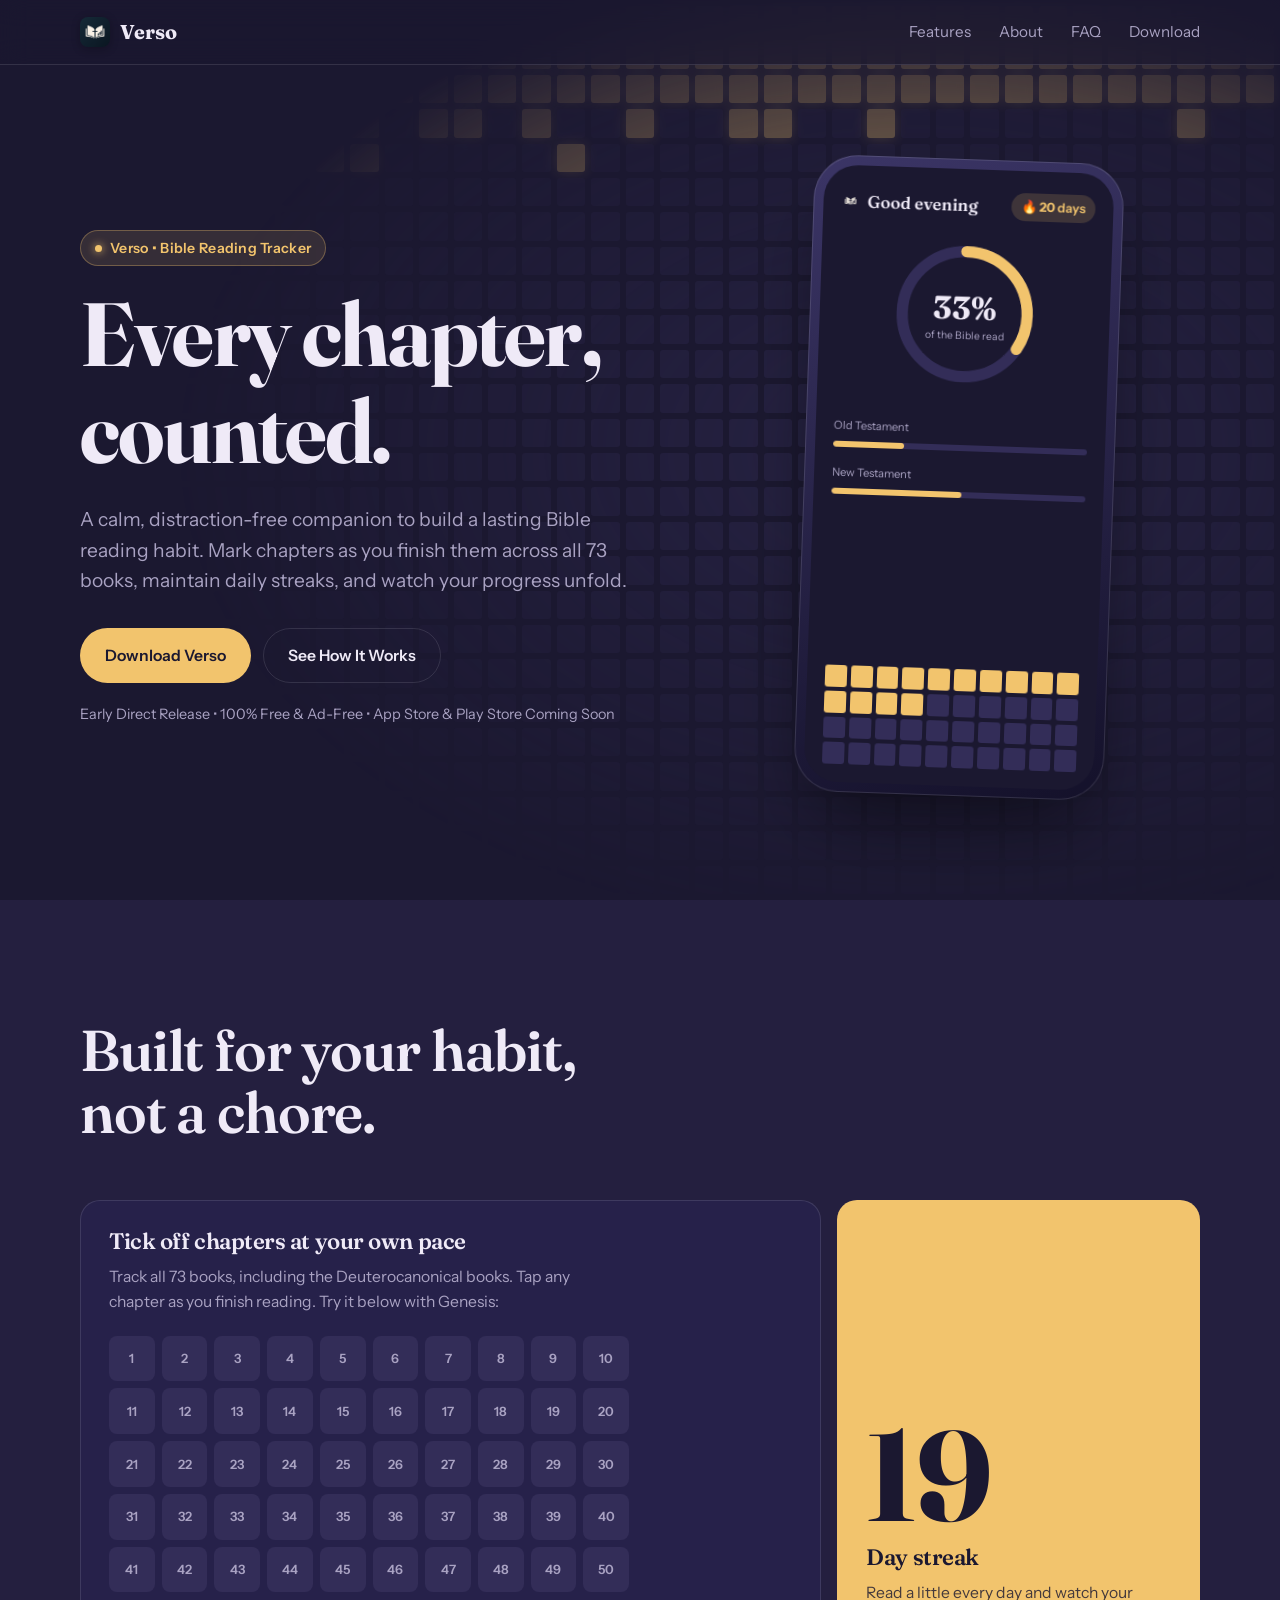
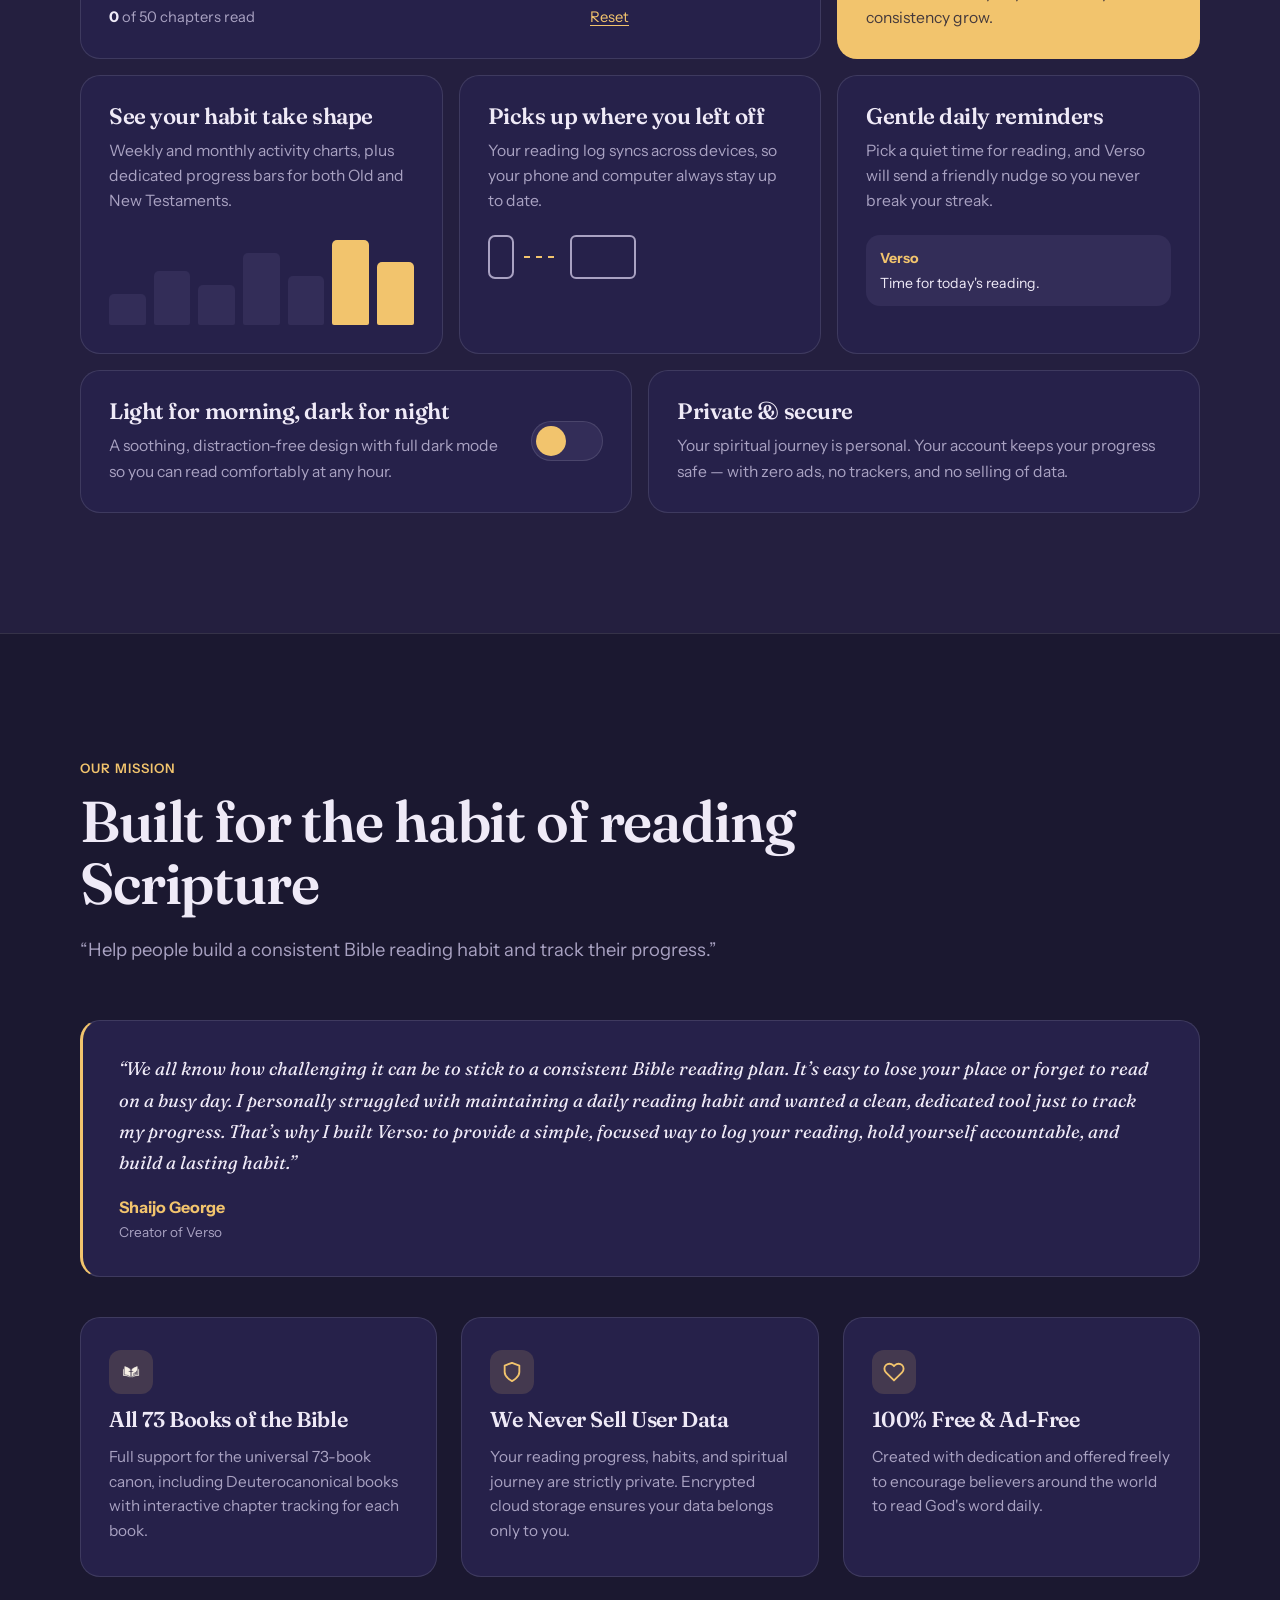
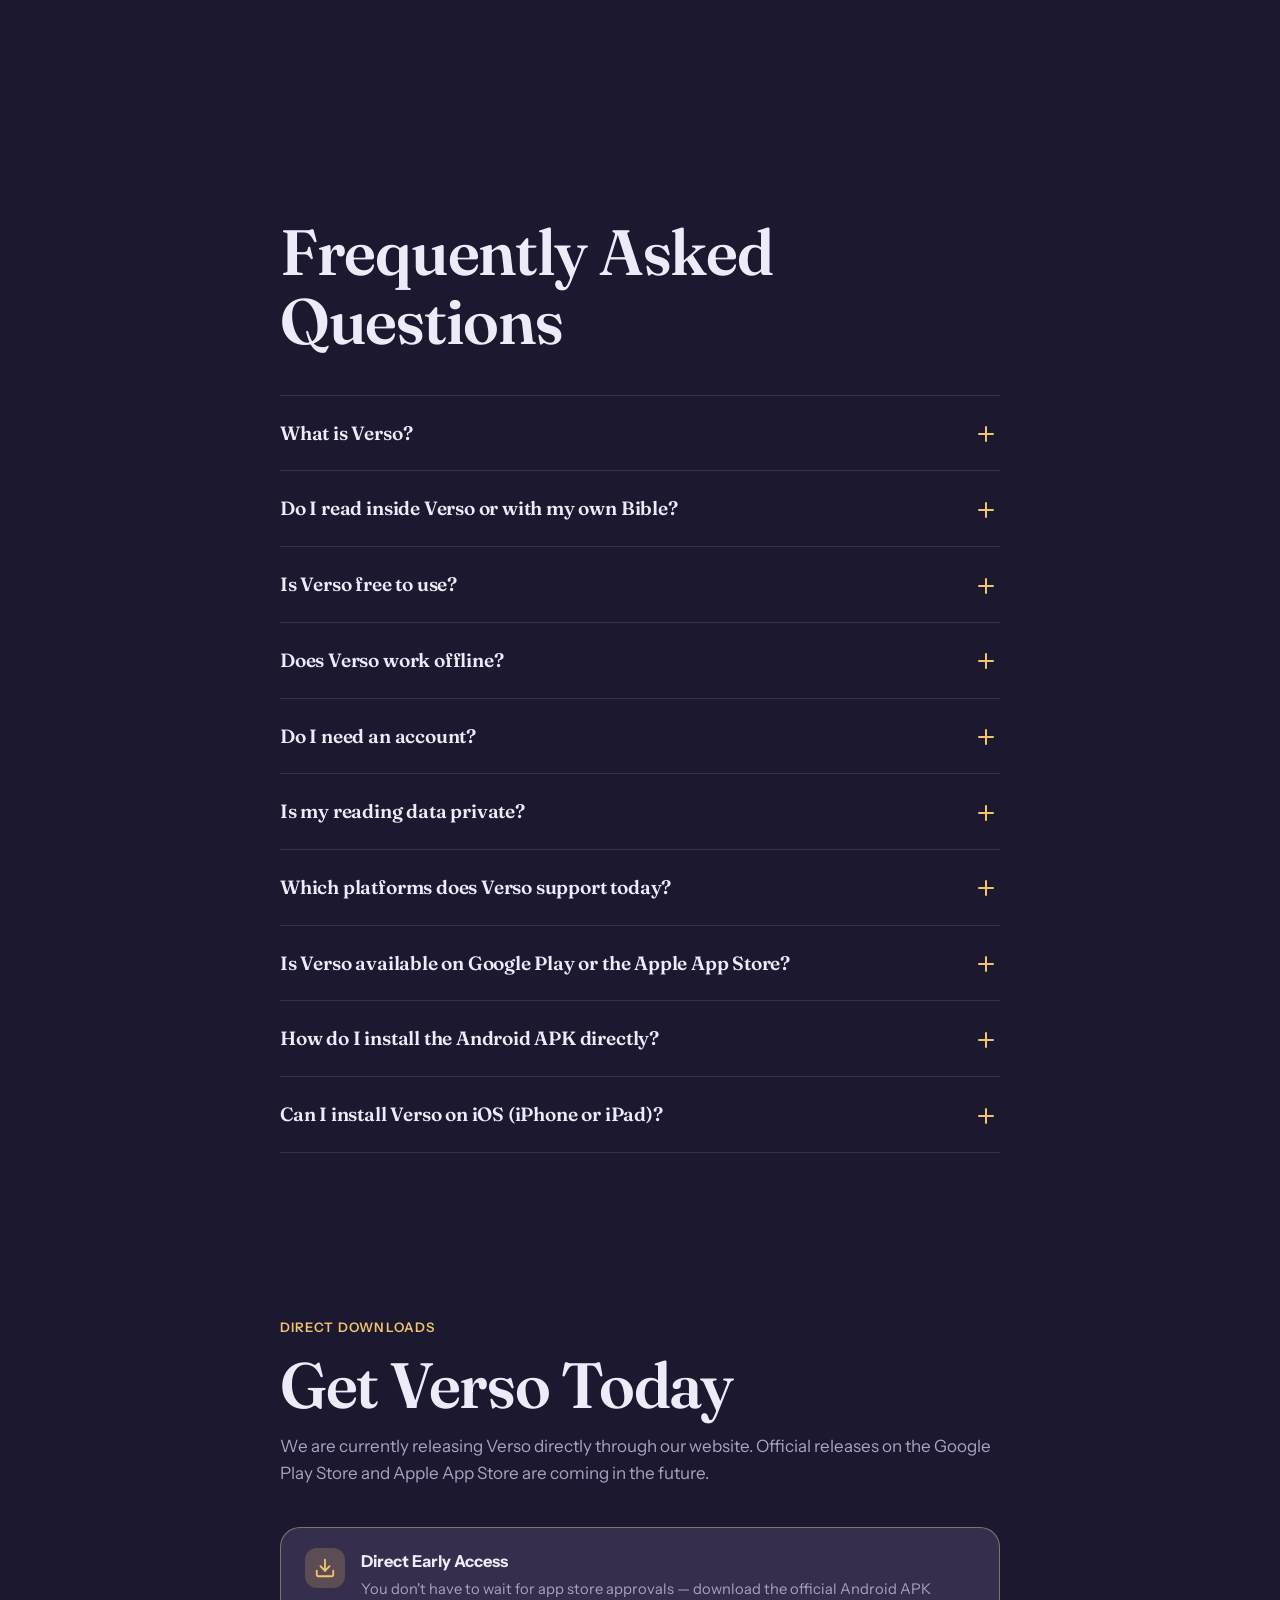
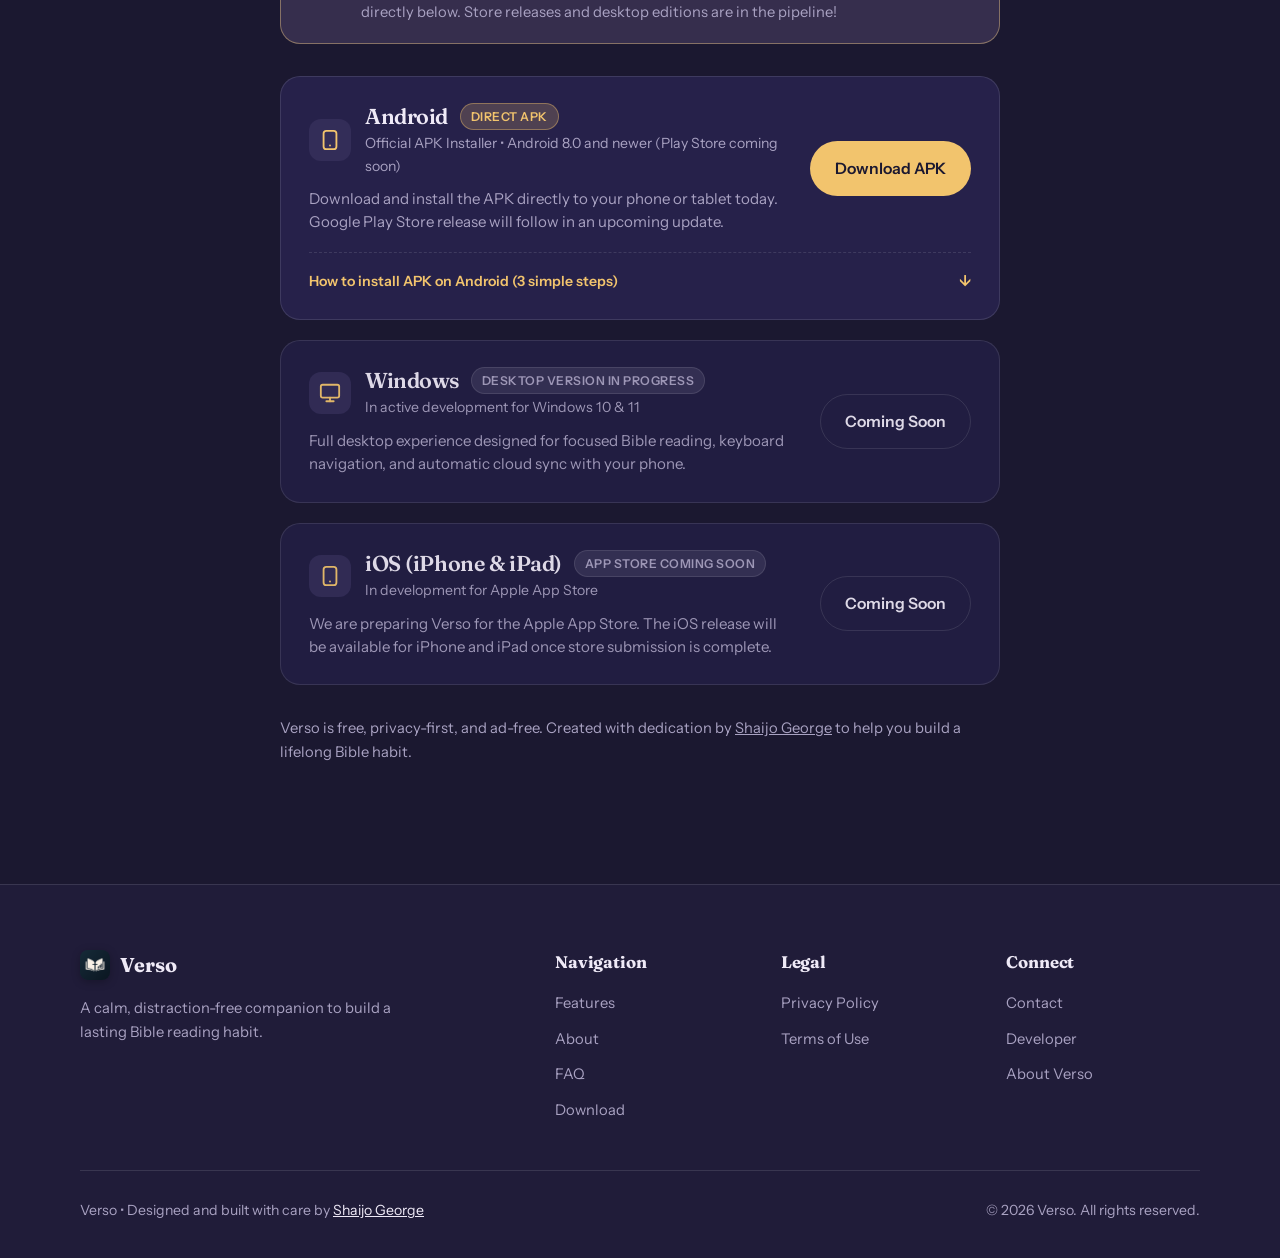
<file: index.html>
<!doctype html>
<html lang="en">
<head>
  <meta charset="utf-8">
  <meta name="viewport" content="width=device-width, initial-scale=1">
  <title>Verso &mdash; Bible Reading Tracker | Habit &amp; Streak Companion</title>
  <meta name="description" content="Build a consistent Bible reading habit with Verso Bible Tracker. Track chapters across all 73 books, keep daily streaks, see your progress, and sync across devices. 100% free and ad-free.">
  <meta name="keywords" content="verso, verso bible, verso tracker, verso bible tracker, bible reading tracker, bible tracker, catholic bible tracker, 73 books bible, bible streak tracker, scripture reading progress, verso bible app, christian habit tracker">
  <meta name="author" content="Shaijo George">
  <meta name="robots" content="index, follow, max-image-preview:large, max-snippet:-1, max-video-preview:-1">
  <meta name="theme-color" content="#1b1830">
  <link rel="canonical" href="https://versobibletracker.netlify.app/">

  <!-- Google Search Console Verification -->
  <meta name="google-site-verification" content="puc1Bk40mvki8RiEA9bR20i15DOUQngddPFBT2K4eGU">

  <!-- Open Graph / Facebook -->
  <meta property="og:type" content="website">
  <meta property="og:site_name" content="Verso Bible Tracker">
  <meta property="og:title" content="Verso &mdash; Bible Reading Tracker">
  <meta property="og:description" content="Build a consistent Bible reading habit with Verso Bible Tracker. Track every chapter across all 73 books, keep your daily streak, and watch your progress unfold.">
  <meta property="og:url" content="https://versobibletracker.netlify.app/">
  <meta property="og:image" content="https://versobibletracker.netlify.app/assets/images/app_icon.png">
  <meta property="og:image:alt" content="Verso Bible Tracker Icon">
  <meta property="og:locale" content="en_US">

  <!-- Twitter Cards -->
  <meta name="twitter:card" content="summary_large_image">
  <meta name="twitter:title" content="Verso &mdash; Bible Reading Tracker">
  <meta name="twitter:description" content="A calm, distraction-free companion to build a lasting Bible reading habit. Track chapters across all 73 books with daily streaks.">
  <meta name="twitter:image" content="https://versobibletracker.netlify.app/assets/images/app_icon.png">
  <meta name="twitter:image:alt" content="Verso Bible Tracker Icon">

  <!-- Favicons & App Icons -->
  <link rel="icon" type="image/svg+xml" href="assets/images/favicon.svg">
  <link rel="icon" type="image/png" href="assets/images/favicon.png">
  <link rel="shortcut icon" type="image/png" href="assets/images/favicon.png">
  <link rel="apple-touch-icon" href="assets/images/app_icon.png">

  <!-- Structured Data (JSON-LD): WebSite, SoftwareApplication & FAQPage for Rich Search Snippets -->
  <script type="application/ld+json">
  {
    "@context": "https://schema.org",
    "@graph": [
      {
        "@type": "WebSite",
        "@id": "https://versobibletracker.netlify.app/#website",
        "url": "https://versobibletracker.netlify.app/",
        "name": "Verso Bible Tracker",
        "alternateName": ["Verso", "Verso Tracker", "Verso Bible", "Bible Reading Tracker"],
        "description": "Verso is a calm, distraction-free Bible reading tracker for tracking chapters across all 73 books with daily streaks and progress analytics."
      },
      {
        "@type": "SoftwareApplication",
        "@id": "https://versobibletracker.netlify.app/#app",
        "name": "Verso — Bible Reading Tracker",
        "alternateName": ["Verso", "Verso Tracker", "Verso Bible"],
        "operatingSystem": "Android",
        "applicationCategory": "LifestyleApplication",
        "downloadUrl": "https://versobibletracker.netlify.app/downloads/verso-v2.0.2.apk",
        "offers": {
          "@type": "Offer",
          "price": "0",
          "priceCurrency": "USD"
        },
        "description": "A calm, distraction-free companion to build a lasting Bible reading habit. Mark chapters as you finish them across all 73 books, maintain daily streaks, and watch your progress unfold.",
        "author": {
          "@type": "Person",
          "name": "Shaijo George",
          "url": "https://shaijogeorge.vercel.app/"
        },
        "contactPoint": {
          "@type": "ContactPoint",
          "email": "versoappsupport@gmail.com",
          "contactType": "Customer Support"
        }
      },
      {
        "@type": "FAQPage",
        "@id": "https://versobibletracker.netlify.app/#faq",
        "mainEntity": [
          {
            "@type": "Question",
            "name": "What is Verso?",
            "acceptedAnswer": {
              "@type": "Answer",
              "text": "Verso is a simple, dedicated Bible reading companion and habit tracker designed to help you build and maintain a consistent daily reading habit. You mark chapters as you read, keep daily streaks alive, and view your progress with clear visual charts."
            }
          },
          {
            "@type": "Question",
            "name": "Do I read inside Verso or with my own Bible?",
            "acceptedAnswer": {
              "@type": "Answer",
              "text": "You read from your favorite physical Bible, study Bible, or audio app. Verso serves as your dedicated habit tracker — simply check off the chapters as you complete them."
            }
          },
          {
            "@type": "Question",
            "name": "Is Verso free to use?",
            "acceptedAnswer": {
              "@type": "Answer",
              "text": "Yes, Verso is completely free with no subscription fees, no locked features, and zero advertisements."
            }
          },
          {
            "@type": "Question",
            "name": "Which platforms does Verso support today?",
            "acceptedAnswer": {
              "@type": "Answer",
              "text": "Verso is available today via direct download for Android (APK). Standalone Desktop (Windows) and mobile (iOS) editions are in active development."
            }
          }
        ]
      }
    ]
  }
  </script>
  <link rel="preconnect" href="https://fonts.googleapis.com">
  <link rel="preconnect" href="https://fonts.gstatic.com" crossorigin>
  <link href="https://fonts.googleapis.com/css2?family=Fraunces:opsz,wght@9..144,400;9..144,600;9..144,700&family=Instrument+Sans:wght@400;500;600&display=swap" rel="stylesheet">
  <link rel="stylesheet" href="assets/css/styles.css">
</head>
<body>
  <header class="nav">
    <a class="brand" href="#top" aria-label="Verso home">
      <img src="assets/images/app_icon.png" alt="Verso Logo" class="brand-icon" width="30" height="30">
      <span>Verso</span>
    </a>
    <nav aria-label="Primary">
      <a href="#features">Features</a>
      <a href="#about">About</a>
      <a href="#faq">FAQ</a>
      <a href="#download">Download</a>
    </nav>
  </header>

  <main id="top">
    <!-- HERO -->
    <section class="hero">
      <div class="field" id="field" aria-hidden="true"></div>
      <div class="hero-inner">
        <div class="hero-copy">
          <div class="hero-badge"><span class="badge-dot"></span> Verso &bull; Bible Reading Tracker</div>
          <h1>Every chapter,<br>counted.</h1>
          <p class="lede">A calm, distraction-free companion to build a lasting Bible reading habit. Mark chapters as you finish them across all 73 books, maintain daily streaks, and watch your progress unfold.</p>
          <div class="cta-row">
            <a class="btn primary" href="#download">Download Verso</a>
            <a class="btn ghost" href="#features">See How It Works</a>
          </div>
          <p class="fine">Early Direct Release &bull; 100% Free &amp; Ad-Free &bull; App Store &amp; Play Store Coming Soon</p>
        </div>

        <div class="phone" aria-hidden="true">
          <div class="phone-screen">
            <div class="ph-top">
              <div class="ph-user">
                <img src="assets/images/verso1.png" alt="" class="ph-icon" width="18" height="18">
                <span class="ph-hello">Good evening</span>
              </div>
              <span class="ph-streak">&#128293; <b data-count="21">0</b> days</span>
            </div>
            <div class="ring-wrap">
              <svg viewBox="0 0 120 120" class="ring">
                <circle cx="60" cy="60" r="50" class="ring-bg"/>
                <circle cx="60" cy="60" r="50" class="ring-fg" id="ring" pathLength="100"/>
              </svg>
              <div class="ring-text"><b data-count="34" data-suffix="%">0%</b><span>of the Bible read</span></div>
            </div>
            <div class="ph-bars">
              <div><span>Old Testament</span><i><u style="--w:28%"></u></i></div>
              <div><span>New Testament</span><i><u style="--w:51%"></u></i></div>
            </div>
            <div class="ph-grid" id="phGrid"></div>
          </div>
        </div>
      </div>
    </section>

    <!-- FEATURES -->
    <section class="features" id="features">
      <div class="wrap">
        <h2>Built for your habit,<br>not a chore.</h2>

        <div class="bento">
          <article class="tile t-track">
            <h3>Tick off chapters at your own pace</h3>
            <p>Track all 73 books, including the Deuterocanonical books. Tap any chapter as you finish reading. Try it below with Genesis:</p>
            <div class="try">
              <div class="chapters" id="chapters" role="group" aria-label="Genesis chapters"></div>
              <div class="try-meta"><span><b id="readCount">0</b> of 50 chapters read</span><button class="link" id="resetChapters" type="button">Reset</button></div>
            </div>
          </article>

          <article class="tile t-streak">
            <div class="big"><span data-count="21">0</span></div>
            <h3>Day streak</h3>
            <p>Read a little every day and watch your consistency grow.</p>
          </article>

          <article class="tile t-charts">
            <h3>See your habit take shape</h3>
            <p>Weekly and monthly activity charts, plus dedicated progress bars for both Old and New Testaments.</p>
            <div class="bars" aria-hidden="true">
              <i style="--h:35%"></i><i style="--h:60%"></i><i style="--h:45%"></i><i style="--h:80%"></i><i style="--h:55%"></i><i style="--h:95%"></i><i style="--h:70%"></i>
            </div>
          </article>

          <article class="tile t-sync">
            <h3>Picks up where you left off</h3>
            <p>Your reading log syncs across devices, so your phone and computer always stay up to date.</p>
            <div class="devices" aria-hidden="true"><span></span><em></em><span class="lg"></span></div>
          </article>

          <article class="tile t-remind">
            <h3>Gentle daily reminders</h3>
            <p>Pick a quiet time for reading, and Verso will send a friendly nudge so you never break your streak.</p>
            <div class="notif" aria-hidden="true"><b>Verso</b><span>Time for today's reading.</span></div>
          </article>

          <article class="tile t-theme">
            <h3>Light for morning, dark for night</h3>
            <p>A soothing, distraction-free design with full dark mode so you can read comfortably at any hour.</p>
            <button class="switch" id="themeSwitch" type="button" role="switch" aria-checked="false" aria-label="Toggle theme"><span></span></button>
          </article>

          <article class="tile t-auth">
            <h3>Private & secure</h3>
            <p>Your spiritual journey is personal. Your account keeps your progress safe &mdash; with zero ads, no trackers, and no selling of data.</p>
          </article>
        </div>
      </div>
    </section>

    <!-- ABOUT SECTION -->
    <section class="about" id="about">
      <div class="wrap">
        <div class="about-header">
          <span class="section-tag">Our Mission</span>
          <h2>Built for the habit of reading Scripture</h2>
          <p class="about-intro">&ldquo;Help people build a consistent Bible reading habit and track their progress.&rdquo;</p>
        </div>

        <div class="about-story">
          <div class="story-card">
            <p class="story-quote">&ldquo;We all know how challenging it can be to stick to a consistent Bible reading plan. It’s easy to lose your place or forget to read on a busy day. I personally struggled with maintaining a daily reading habit and wanted a clean, dedicated tool just to track my progress. That’s why I built Verso: to provide a simple, focused way to log your reading, hold yourself accountable, and build a lasting habit.&rdquo;</p>
            <div class="story-author">
              <span class="author-name">Shaijo George</span>
              <span class="author-role">Creator of Verso</span>
            </div>
          </div>
        </div>

        <div class="about-grid">
          <div class="about-card">
            <div class="about-icon">
              <img src="assets/images/verso1.png" alt="" width="26" height="26">
            </div>
            <h3>All 73 Books of the Bible</h3>
            <p>Full support for the universal 73-book canon, including Deuterocanonical books with interactive chapter tracking for each book.</p>
          </div>

          <div class="about-card">
            <div class="about-icon">
              <svg viewBox="0 0 24 24" width="22" height="22" fill="none" stroke="currentColor" stroke-width="2" stroke-linecap="round" stroke-linejoin="round"><path d="M12 22s8-4 8-10V5l-8-3-8 3v7c0 6 8 10 8 10z"/></svg>
            </div>
            <h3>We Never Sell User Data</h3>
            <p>Your reading progress, habits, and spiritual journey are strictly private. Encrypted cloud storage ensures your data belongs only to you.</p>
          </div>

          <div class="about-card">
            <div class="about-icon">
              <svg viewBox="0 0 24 24" width="22" height="22" fill="none" stroke="currentColor" stroke-width="2" stroke-linecap="round" stroke-linejoin="round"><path d="M20.84 4.61a5.5 5.5 0 0 0-7.78 0L12 5.67l-1.06-1.06a5.5 5.5 0 0 0-7.78 7.78l1.06 1.06L12 21.23l7.78-7.78 1.06-1.06a5.5 5.5 0 0 0 0-7.78z"/></svg>
            </div>
            <h3>100% Free &amp; Ad-Free</h3>
            <p>Created with dedication and offered freely to encourage believers around the world to read God's word daily.</p>
          </div>
        </div>
      </div>
    </section>

    <!-- FAQ -->
    <section class="faq" id="faq">
      <div class="wrap narrow">
        <h2>Frequently Asked Questions</h2>
        <div class="faq-list">
          <details>
            <summary>What is Verso?</summary>
            <div class="ans"><p>Verso is a simple, dedicated Bible reading companion designed to help you build and maintain a consistent daily reading habit. You mark chapters as you read, keep daily streaks alive, and view your progress with clear, visual charts.</p></div>
          </details>

          <details>
            <summary>Do I read inside Verso or with my own Bible?</summary>
            <div class="ans"><p>You read from your favorite physical Bible, study Bible, or audio app. Verso serves as your dedicated habit tracker &mdash; simply check off the chapters as you complete them.</p></div>
          </details>

          <details>
            <summary>Is Verso free to use?</summary>
            <div class="ans"><p>Yes, Verso is completely free with no subscription fees, no locked features, and no ads. It was created as a personal passion project to encourage regular Bible reading.</p></div>
          </details>

          <details>
            <summary>Does Verso work offline?</summary>
            <div class="ans"><p>Yes! You can track your reading offline without an internet connection. Whenever you go back online, your latest progress syncs automatically.</p></div>
          </details>

          <details>
            <summary>Do I need an account?</summary>
            <div class="ans"><p>Yes. An account is required to use Verso so that your chapters, reading streaks, and progress are securely saved and automatically synced across all your devices.</p></div>
          </details>

          <details>
            <summary>Is my reading data private?</summary>
            <div class="ans"><p>Yes, 100%. Your reading progress belongs only to you. Verso does not collect personal data to sell, display advertisements, or track you across the web.</p></div>
          </details>

          <details>
            <summary>Which platforms does Verso support today?</summary>
            <div class="ans"><p>Verso is available today via direct download for <strong>Android</strong> (APK). Standalone Desktop (Windows) and mobile (iOS) editions are in active development.</p></div>
          </details>

          <details>
            <summary>Is Verso available on Google Play or the Apple App Store?</summary>
            <div class="ans">
              <p>Not yet! We are currently releasing Verso directly through our landing page so you can get started right away on Android. Official releases on the Google Play Store and Apple App Store are planned for the future.</p>
            </div>
          </details>

          <details>
            <summary>How do I install the Android APK directly?</summary>
            <div class="ans">
              <div class="ans-inner">
                <p>Installing directly takes under 30 seconds:</p>
                <ol class="faq-steps">
                  <li>Tap <strong>Download APK</strong> in the download section.</li>
                  <li>When your browser prompts <em>&ldquo;File might be harmful&rdquo;</em>, tap <strong>Download anyway</strong> (this standard Android notice appears for all direct downloads outside Google Play).</li>
                  <li>Open the downloaded <code>.apk</code> file and tap <strong>Install</strong>. If prompted, toggle on &ldquo;Allow from this source&rdquo;.</li>
                </ol>
                <p class="faq-note">Verso is verified, lightweight, and safe.</p>
              </div>
            </div>
          </details>

          <details>
            <summary>Can I install Verso on iOS (iPhone or iPad)?</summary>
            <div class="ans">
              <p>An official iOS version is planned for the Apple App Store in an upcoming release! Because iOS does not support direct website downloads for the general public, iPhone and iPad users will be able to download Verso directly from the App Store once launched.</p>
            </div>
          </details>
        </div>
      </div>
    </section>

    <!-- DOWNLOAD -->
    <section class="download" id="download">
      <div class="wrap narrow">
        <div class="dl-header">
          <span class="section-tag">Direct Downloads</span>
          <h2>Get Verso Today</h2>
          <p class="dl-lede">We are currently releasing Verso directly through our website. Official releases on the Google Play Store and Apple App Store are coming in the future.</p>
        </div>

        <div class="dl-banner">
          <div class="dl-banner-icon" aria-hidden="true">
            <svg viewBox="0 0 24 24" width="22" height="22" fill="none" stroke="currentColor" stroke-width="2" stroke-linecap="round" stroke-linejoin="round">
              <path d="M21 15v4a2 2 0 0 1-2 2H5a2 2 0 0 1-2-2v-4"/>
              <polyline points="7 10 12 15 17 10"/>
              <line x1="12" y1="15" x2="12" y2="3"/>
            </svg>
          </div>
          <div class="dl-banner-body">
            <strong>Direct Early Access</strong>
            <p>You don't have to wait for app store approvals &mdash; download the official Android APK directly below. Store releases and desktop editions are in the pipeline!</p>
          </div>
        </div>

        <div class="dl-cards">
          <!-- Android Card -->
          <div class="dl-card">
            <div class="dl-card-main">
              <div class="dl-card-meta">
                <div class="dl-platform-head">
                  <span class="dl-platform-icon" aria-hidden="true">
                    <svg viewBox="0 0 24 24" width="22" height="22" fill="none" stroke="currentColor" stroke-width="2" stroke-linecap="round" stroke-linejoin="round">
                      <rect x="5" y="2" width="14" height="20" rx="3" ry="3"/>
                      <line x1="12" y1="18" x2="12.01" y2="18"/>
                    </svg>
                  </span>
                  <div>
                    <div class="dl-title-row">
                      <h3>Android</h3>
                      <span class="dl-pill dl-pill-direct">Direct APK</span>
                    </div>
                    <p class="dl-platform-sub">Official APK Installer &bull; Android 8.0 and newer (Play Store coming soon)</p>
                  </div>
                </div>
                <p class="dl-card-desc">Download and install the APK directly to your phone or tablet today. Google Play Store release will follow in an upcoming update.</p>
              </div>
              <div class="dl-card-action">
                <a class="btn primary" data-dl="android" href="downloads/verso-v2.0.2.apk" download="verso-v2.0.2.apk">Download APK</a>
              </div>
            </div>

            <details class="dl-help">
              <summary>
                <span>How to install APK on Android (3 simple steps)</span>
                <span class="dl-help-arrow" aria-hidden="true">&darr;</span>
              </summary>
              <div class="dl-help-content">
                <ol class="dl-steps-list">
                  <li>
                    <span class="step-num">1</span>
                    <div>
                      <strong class="dl-step-title">Tap &ldquo;Download APK&rdquo; above</strong>
                      <p>Your browser downloads the official, signed <code>.apk</code> package.</p>
                    </div>
                  </li>
                  <li>
                    <span class="step-num">2</span>
                    <div>
                      <strong class="dl-step-title">Confirm the prompt</strong>
                      <p>If your device asks <em>&ldquo;File might be harmful&rdquo;</em>, tap <strong>Download anyway</strong> (standard Android prompt for direct downloads outside the Play Store).</p>
                    </div>
                  </li>
                  <li>
                    <span class="step-num">3</span>
                    <div>
                      <strong class="dl-step-title">Open and Install</strong>
                      <p>Tap the notification or open your Downloads folder, tap the file, and tap <strong>Install</strong>. If prompted, toggle on &ldquo;Allow from this source&rdquo;.</p>
                    </div>
                  </li>
                </ol>
              </div>
            </details>
          </div>

          <!-- Windows Card -->
          <div class="dl-card dl-card-subtle">
            <div class="dl-card-main">
              <div class="dl-card-meta">
                <div class="dl-platform-head">
                  <span class="dl-platform-icon" aria-hidden="true">
                    <svg viewBox="0 0 24 24" width="22" height="22" fill="none" stroke="currentColor" stroke-width="2" stroke-linecap="round" stroke-linejoin="round">
                      <rect x="2" y="3" width="20" height="14" rx="2" ry="2"/>
                      <line x1="8" y1="21" x2="16" y2="21"/>
                      <line x1="12" y1="17" x2="12" y2="21"/>
                    </svg>
                  </span>
                  <div>
                    <div class="dl-title-row">
                      <h3>Windows</h3>
                      <span class="dl-pill dl-pill-notice">Desktop Version In Progress</span>
                    </div>
                    <p class="dl-platform-sub">In active development for Windows 10 &amp; 11</p>
                  </div>
                </div>
                <p class="dl-card-desc">Full desktop experience designed for focused Bible reading, keyboard navigation, and automatic cloud sync with your phone.</p>
              </div>
              <div class="dl-card-action">
                <a class="btn ghost" href="#faq">Coming Soon</a>
              </div>
            </div>
          </div>

          <!-- iOS Card -->
          <div class="dl-card dl-card-subtle">
            <div class="dl-card-main">
              <div class="dl-card-meta">
                <div class="dl-platform-head">
                  <span class="dl-platform-icon" aria-hidden="true">
                    <svg viewBox="0 0 24 24" width="22" height="22" fill="none" stroke="currentColor" stroke-width="2" stroke-linecap="round" stroke-linejoin="round">
                      <rect x="5" y="2" width="14" height="20" rx="3" ry="3"/>
                      <line x1="12" y1="18" x2="12.01" y2="18"/>
                    </svg>
                  </span>
                  <div>
                    <div class="dl-title-row">
                      <h3>iOS (iPhone &amp; iPad)</h3>
                      <span class="dl-pill dl-pill-notice">App Store Coming Soon</span>
                    </div>
                    <p class="dl-platform-sub">In development for Apple App Store</p>
                  </div>
                </div>
                <p class="dl-card-desc">We are preparing Verso for the Apple App Store. The iOS release will be available for iPhone and iPad once store submission is complete.</p>
              </div>
              <div class="dl-card-action">
                <a class="btn ghost" href="#faq">Coming Soon</a>
              </div>
            </div>
          </div>
        </div>

        <p class="note">Verso is free, privacy-first, and ad-free. Created with dedication by <a href="https://shaijogeorge.vercel.app/" target="_blank" rel="noopener">Shaijo George</a> to help you build a lifelong Bible habit.</p>
      </div>
    </section>
  </main>

  <footer class="footer">
    <div class="wrap footer-content">
      <div class="footer-brand">
        <a class="brand" href="#top" aria-label="Verso home">
          <img src="assets/images/app_icon.png" alt="Verso Logo" class="brand-icon" width="28" height="28">
          <span>Verso</span>
        </a>
        <p class="footer-tagline">A calm, distraction-free companion to build a lasting Bible reading habit.</p>
      </div>

      <div class="footer-links-group">
        <div class="footer-col">
          <h4>Navigation</h4>
          <a href="#features">Features</a>
          <a href="#about">About</a>
          <a href="#faq">FAQ</a>
          <a href="#download">Download</a>
        </div>

        <div class="footer-col">
          <h4>Legal</h4>
          <a href="privacy.html">Privacy Policy</a>
          <a href="terms.html">Terms of Use</a>
        </div>

        <div class="footer-col">
          <h4>Connect</h4>
          <a href="mailto:versoappsupport@gmail.com">Contact</a>
          <a href="https://shaijogeorge.vercel.app/" target="_blank" rel="noopener">Developer</a>
          <a href="#about">About Verso</a>
        </div>
      </div>
    </div>

    <div class="wrap foot-bottom">
      <span>Verso &bull; Designed and built with care by <a href="https://shaijogeorge.vercel.app/" target="_blank" rel="noopener">Shaijo George</a></span>
      <span>&copy; <span id="year"></span> Verso. All rights reserved.</span>
    </div>
  </footer>

  <script src="assets/js/script.js"></script>
</body>
</html>
</file>
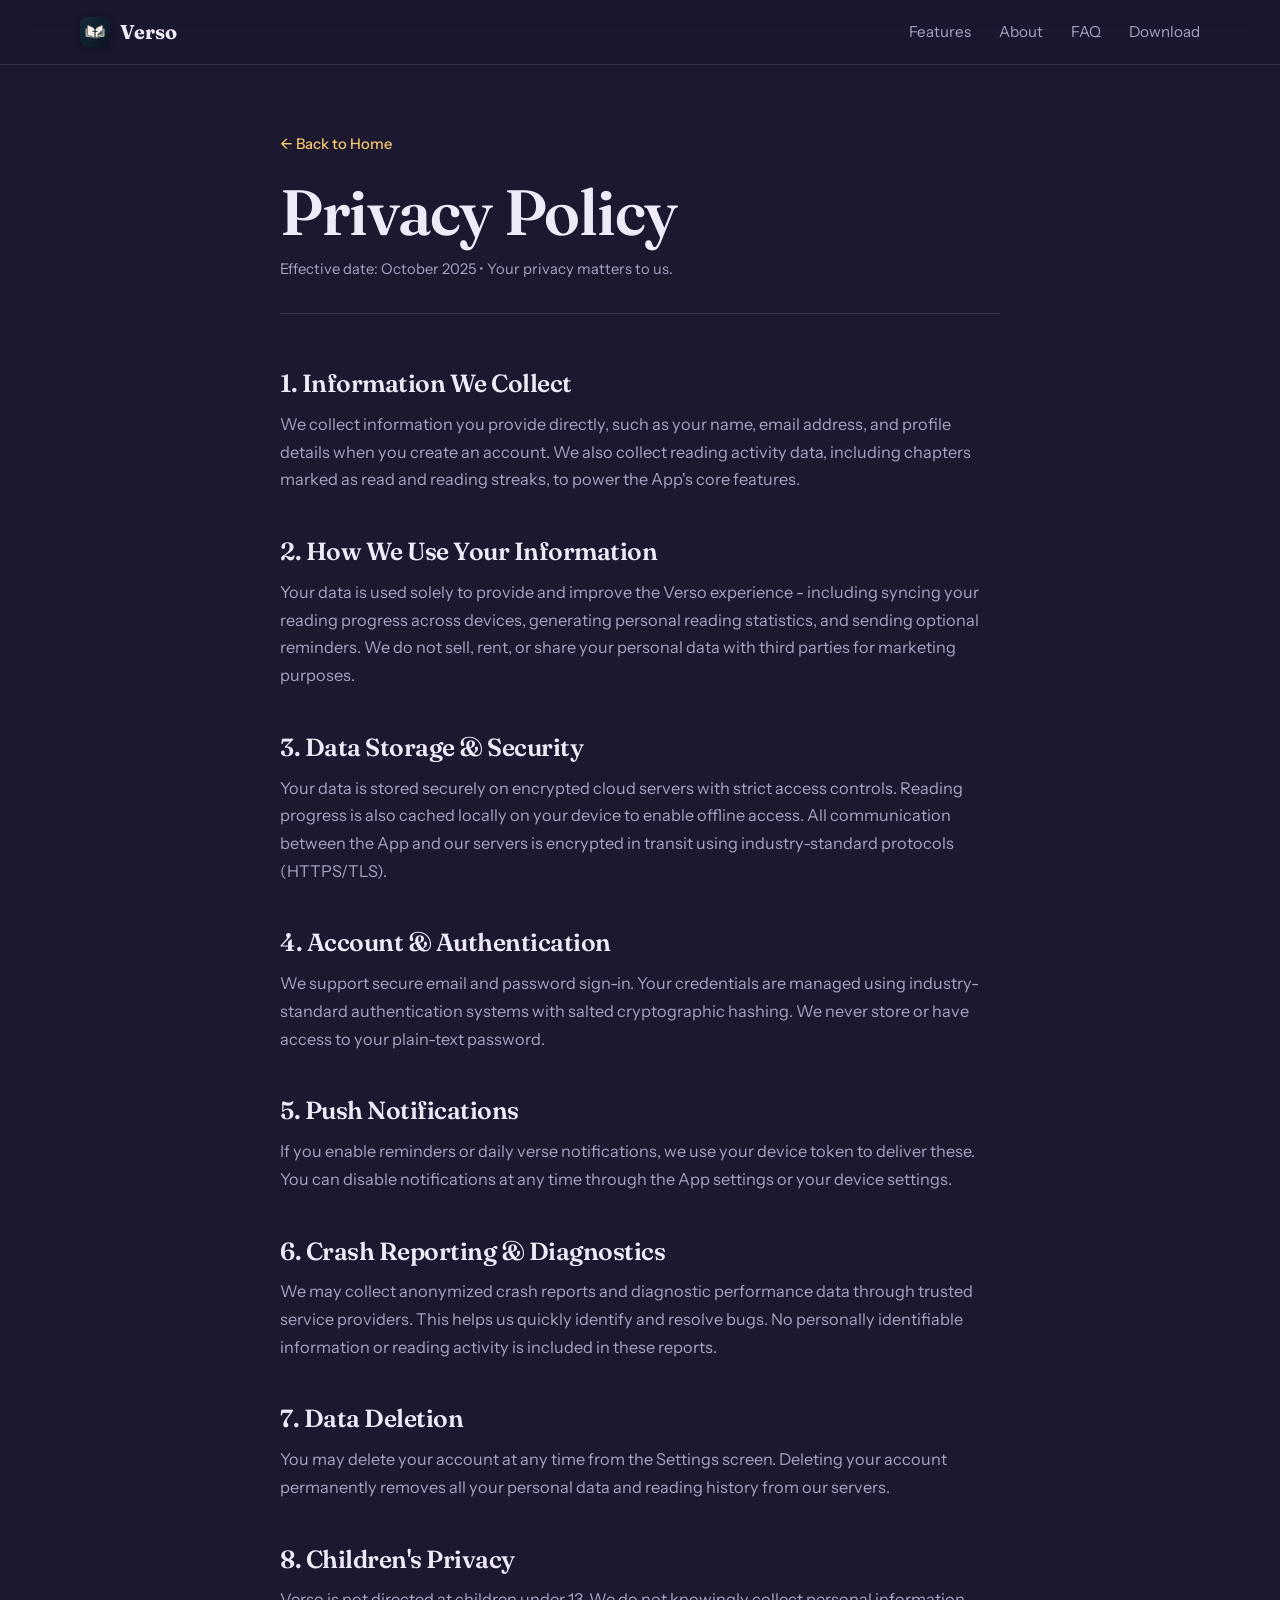
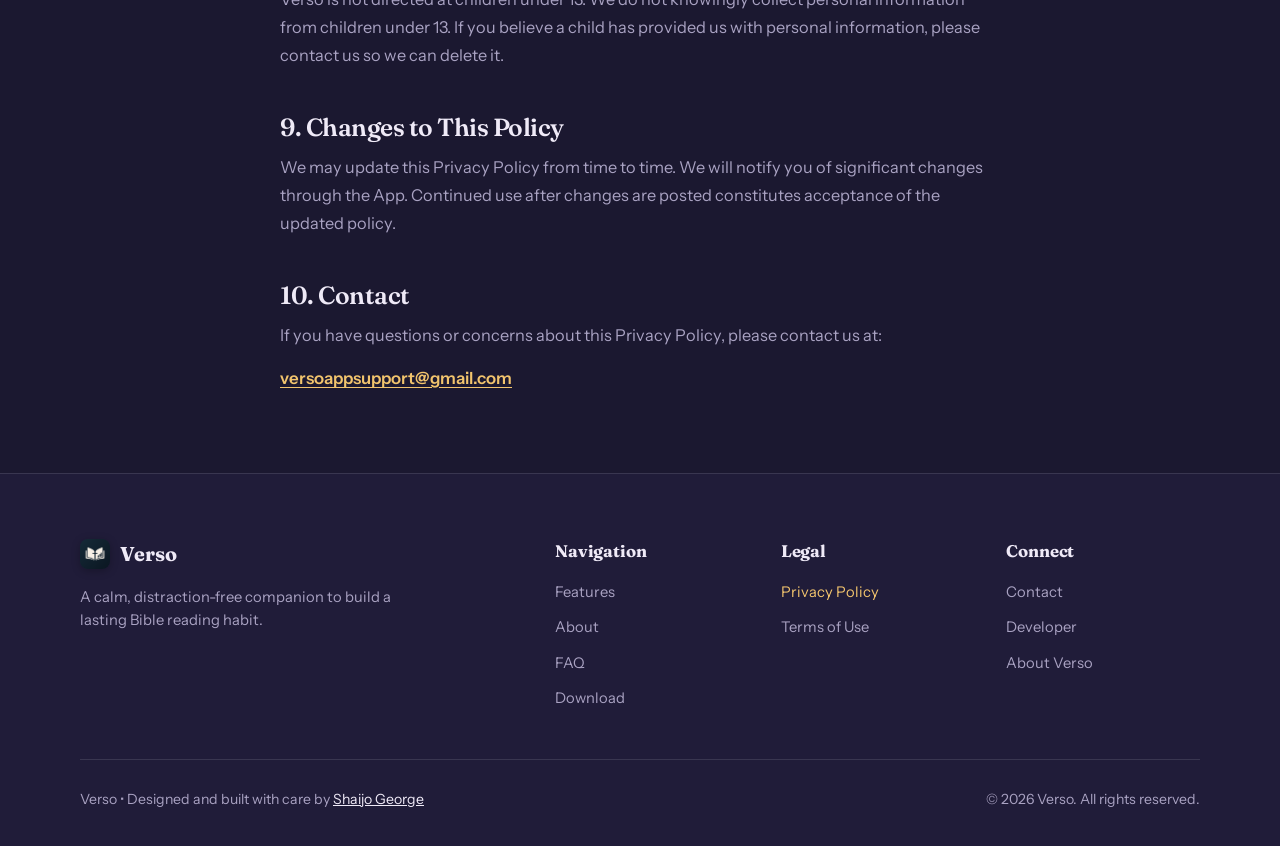
<file: privacy.html>
<!doctype html>
<html lang="en">
<head>
  <meta charset="utf-8">
  <meta name="viewport" content="width=device-width, initial-scale=1">
  <title>Privacy Policy &mdash; Verso</title>
  <meta name="description" content="Privacy Policy for Verso - The personal Bible reading tracker. Effective date: October 2025.">
  <meta name="theme-color" content="#1b1830">
  <meta name="robots" content="index, follow">
  <link rel="canonical" href="https://versobibletracker.netlify.app/privacy.html">
  <link rel="icon" type="image/png" href="assets/images/app_icon.png">
  <link rel="shortcut icon" type="image/png" href="assets/images/app_icon.png">
  <link rel="apple-touch-icon" href="assets/images/app_icon.png">
  <link rel="preconnect" href="https://fonts.googleapis.com">
  <link rel="preconnect" href="https://fonts.gstatic.com" crossorigin>
  <link href="https://fonts.googleapis.com/css2?family=Fraunces:opsz,wght@9..144,400;9..144,600;9..144,700&family=Instrument+Sans:wght@400;500;600&display=swap" rel="stylesheet">
  <link rel="stylesheet" href="assets/css/styles.css">
</head>
<body>
  <header class="nav">
    <a class="brand" href="index.html" aria-label="Verso home">
      <img src="assets/images/app_icon.png" alt="Verso Logo" class="brand-icon" width="30" height="30">
      <span>Verso</span>
    </a>
    <nav aria-label="Primary">
      <a href="index.html#features">Features</a>
      <a href="index.html#about">About</a>
      <a href="index.html#faq">FAQ</a>
      <a href="index.html#download">Download</a>
    </nav>
  </header>

  <main class="legal-wrap">
    <div class="wrap narrow">
      <div class="legal-header">
        <a href="index.html" class="back-link">&larr; Back to Home</a>
        <h1>Privacy Policy</h1>
        <p class="legal-meta">Effective date: October 2025 &bull; Your privacy matters to us.</p>
      </div>

      <div class="legal-content">
        <section>
          <h2>1. Information We Collect</h2>
          <p>We collect information you provide directly, such as your name, email address, and profile details when you create an account. We also collect reading activity data, including chapters marked as read and reading streaks, to power the App's core features.</p>
        </section>

        <section>
          <h2>2. How We Use Your Information</h2>
          <p>Your data is used solely to provide and improve the Verso experience - including syncing your reading progress across devices, generating personal reading statistics, and sending optional reminders. We do not sell, rent, or share your personal data with third parties for marketing purposes.</p>
        </section>

        <section>
          <h2>3. Data Storage &amp; Security</h2>
          <p>Your data is stored securely on encrypted cloud servers with strict access controls. Reading progress is also cached locally on your device to enable offline access. All communication between the App and our servers is encrypted in transit using industry-standard protocols (HTTPS/TLS).</p>
        </section>

        <section>
          <h2>4. Account &amp; Authentication</h2>
          <p>We support secure email and password sign-in. Your credentials are managed using industry-standard authentication systems with salted cryptographic hashing. We never store or have access to your plain-text password.</p>
        </section>

        <section>
          <h2>5. Push Notifications</h2>
          <p>If you enable reminders or daily verse notifications, we use your device token to deliver these. You can disable notifications at any time through the App settings or your device settings.</p>
        </section>

        <section>
          <h2>6. Crash Reporting &amp; Diagnostics</h2>
          <p>We may collect anonymized crash reports and diagnostic performance data through trusted service providers. This helps us quickly identify and resolve bugs. No personally identifiable information or reading activity is included in these reports.</p>
        </section>

        <section>
          <h2>7. Data Deletion</h2>
          <p>You may delete your account at any time from the Settings screen. Deleting your account permanently removes all your personal data and reading history from our servers.</p>
        </section>

        <section>
          <h2>8. Children's Privacy</h2>
          <p>Verso is not directed at children under 13. We do not knowingly collect personal information from children under 13. If you believe a child has provided us with personal information, please contact us so we can delete it.</p>
        </section>

        <section>
          <h2>9. Changes to This Policy</h2>
          <p>We may update this Privacy Policy from time to time. We will notify you of significant changes through the App. Continued use after changes are posted constitutes acceptance of the updated policy.</p>
        </section>

        <section>
          <h2>10. Contact</h2>
          <p>If you have questions or concerns about this Privacy Policy, please contact us at:</p>
          <p><a href="mailto:versoappsupport@gmail.com?subject=Verso%20Privacy%20Policy%20Inquiry" class="contact-email">versoappsupport@gmail.com</a></p>
        </section>
      </div>
    </div>
  </main>

  <footer class="footer">
    <div class="wrap footer-content">
      <div class="footer-brand">
        <a class="brand" href="index.html" aria-label="Verso home">
          <img src="assets/images/app_icon.png" alt="Verso Logo" class="brand-icon" width="28" height="28">
          <span>Verso</span>
        </a>
        <p class="footer-tagline">A calm, distraction-free companion to build a lasting Bible reading habit.</p>
      </div>

      <div class="footer-links-group">
        <div class="footer-col">
          <h4>Navigation</h4>
          <a href="index.html#features">Features</a>
          <a href="index.html#about">About</a>
          <a href="index.html#faq">FAQ</a>
          <a href="index.html#download">Download</a>
        </div>

        <div class="footer-col">
          <h4>Legal</h4>
          <a href="privacy.html" class="active">Privacy Policy</a>
          <a href="terms.html">Terms of Use</a>
        </div>

        <div class="footer-col">
          <h4>Connect</h4>
          <a href="mailto:versoappsupport@gmail.com">Contact</a>
          <a href="https://shaijogeorge.vercel.app/" target="_blank" rel="noopener">Developer</a>
          <a href="index.html#about">About Verso</a>
        </div>
      </div>
    </div>

    <div class="wrap foot-bottom">
      <span>Verso &bull; Designed and built with care by <a href="https://shaijogeorge.vercel.app/" target="_blank" rel="noopener">Shaijo George</a></span>
      <span>&copy; <span id="year"></span> Verso. All rights reserved.</span>
    </div>
  </footer>

  <script>
    document.getElementById("year").textContent = new Date().getFullYear();
  </script>
</body>
</html>
</file>
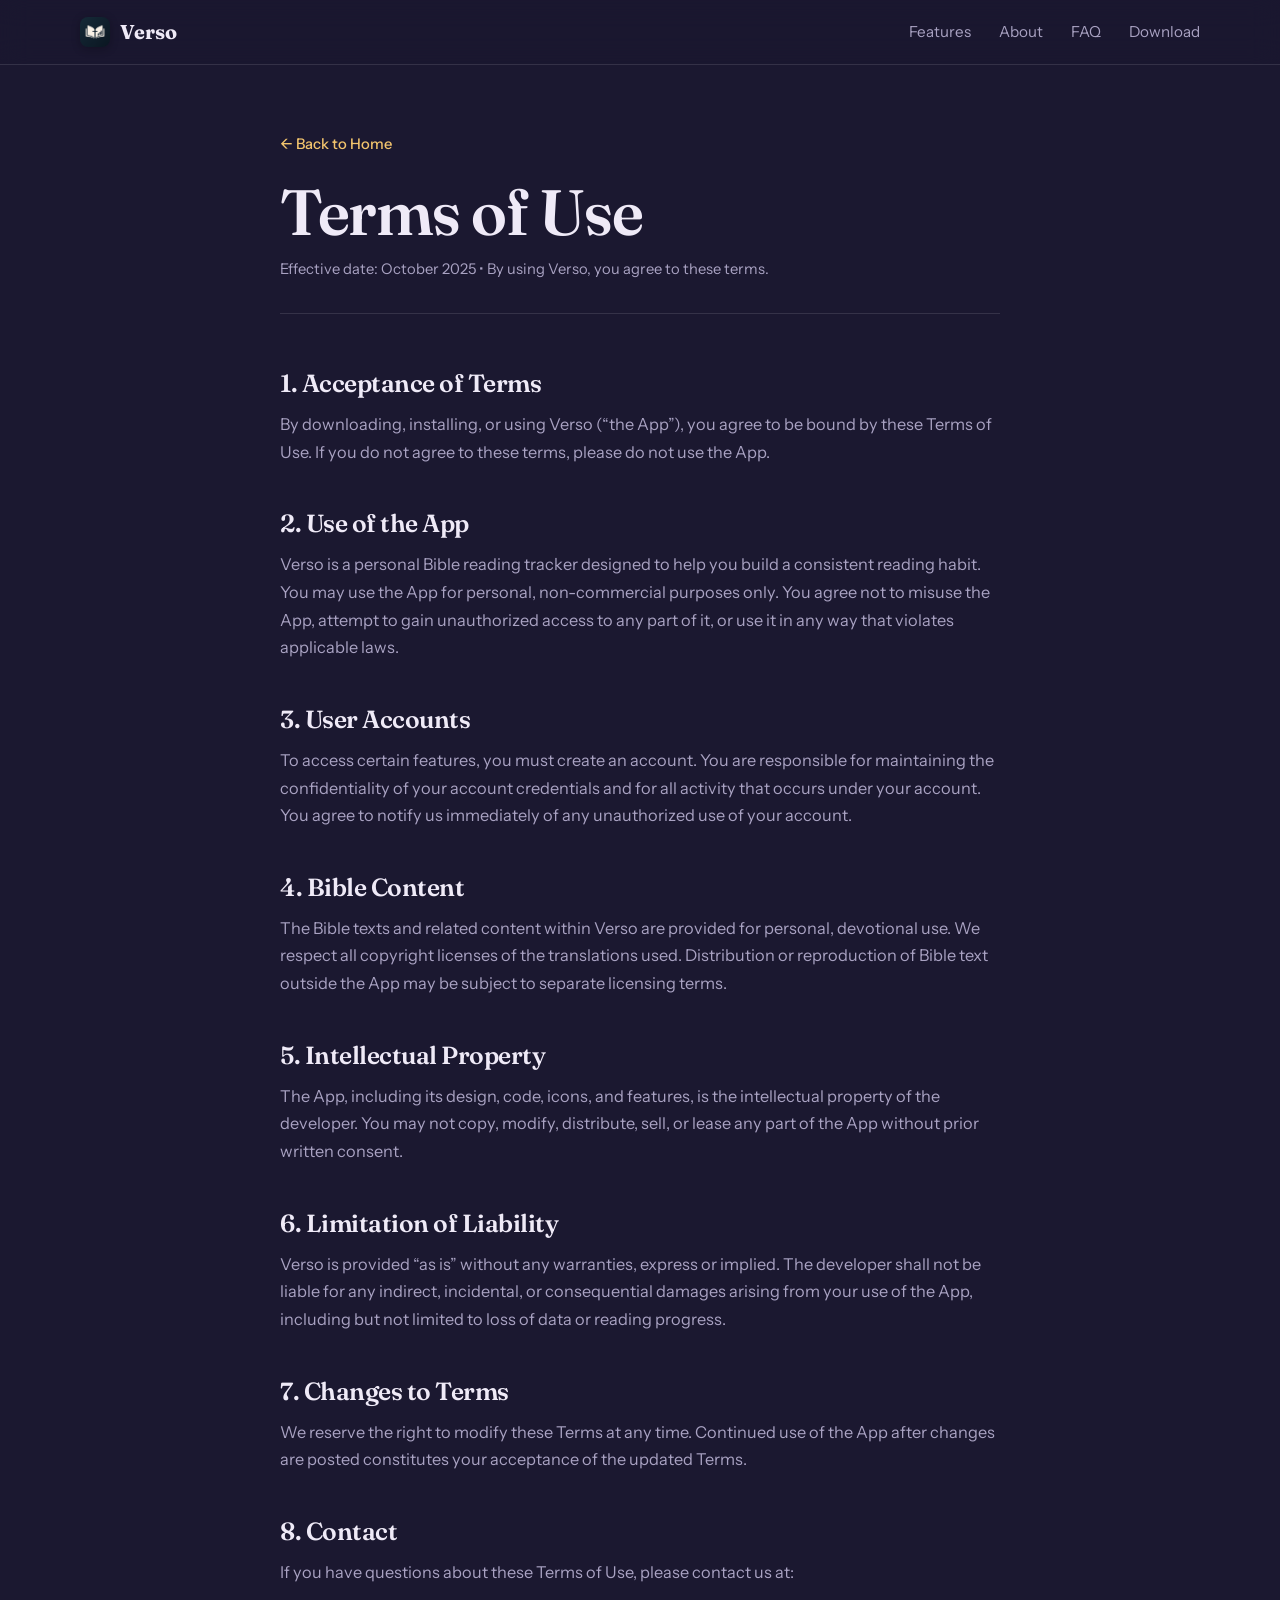
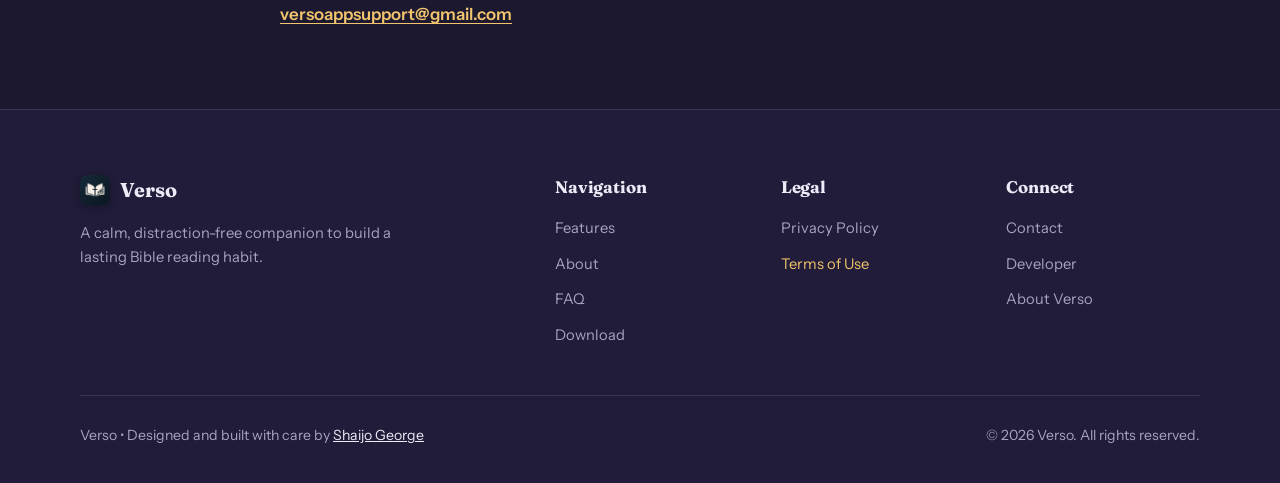
<file: terms.html>
<!doctype html>
<html lang="en">
<head>
  <meta charset="utf-8">
  <meta name="viewport" content="width=device-width, initial-scale=1">
  <title>Terms of Use &mdash; Verso</title>
  <meta name="description" content="Terms of Use for Verso - The personal Bible reading tracker. Effective date: October 2025.">
  <meta name="theme-color" content="#1b1830">
  <meta name="robots" content="index, follow">
  <link rel="canonical" href="https://versobibletracker.netlify.app/terms.html">
  <link rel="icon" type="image/png" href="assets/images/app_icon.png">
  <link rel="shortcut icon" type="image/png" href="assets/images/app_icon.png">
  <link rel="apple-touch-icon" href="assets/images/app_icon.png">
  <link rel="preconnect" href="https://fonts.googleapis.com">
  <link rel="preconnect" href="https://fonts.gstatic.com" crossorigin>
  <link href="https://fonts.googleapis.com/css2?family=Fraunces:opsz,wght@9..144,400;9..144,600;9..144,700&family=Instrument+Sans:wght@400;500;600&display=swap" rel="stylesheet">
  <link rel="stylesheet" href="assets/css/styles.css">
</head>
<body>
  <header class="nav">
    <a class="brand" href="index.html" aria-label="Verso home">
      <img src="assets/images/app_icon.png" alt="Verso Logo" class="brand-icon" width="30" height="30">
      <span>Verso</span>
    </a>
    <nav aria-label="Primary">
      <a href="index.html#features">Features</a>
      <a href="index.html#about">About</a>
      <a href="index.html#faq">FAQ</a>
      <a href="index.html#download">Download</a>
    </nav>
  </header>

  <main class="legal-wrap">
    <div class="wrap narrow">
      <div class="legal-header">
        <a href="index.html" class="back-link">&larr; Back to Home</a>
        <h1>Terms of Use</h1>
        <p class="legal-meta">Effective date: October 2025 &bull; By using Verso, you agree to these terms.</p>
      </div>

      <div class="legal-content">
        <section>
          <h2>1. Acceptance of Terms</h2>
          <p>By downloading, installing, or using Verso (&ldquo;the App&rdquo;), you agree to be bound by these Terms of Use. If you do not agree to these terms, please do not use the App.</p>
        </section>

        <section>
          <h2>2. Use of the App</h2>
          <p>Verso is a personal Bible reading tracker designed to help you build a consistent reading habit. You may use the App for personal, non-commercial purposes only. You agree not to misuse the App, attempt to gain unauthorized access to any part of it, or use it in any way that violates applicable laws.</p>
        </section>

        <section>
          <h2>3. User Accounts</h2>
          <p>To access certain features, you must create an account. You are responsible for maintaining the confidentiality of your account credentials and for all activity that occurs under your account. You agree to notify us immediately of any unauthorized use of your account.</p>
        </section>

        <section>
          <h2>4. Bible Content</h2>
          <p>The Bible texts and related content within Verso are provided for personal, devotional use. We respect all copyright licenses of the translations used. Distribution or reproduction of Bible text outside the App may be subject to separate licensing terms.</p>
        </section>

        <section>
          <h2>5. Intellectual Property</h2>
          <p>The App, including its design, code, icons, and features, is the intellectual property of the developer. You may not copy, modify, distribute, sell, or lease any part of the App without prior written consent.</p>
        </section>

        <section>
          <h2>6. Limitation of Liability</h2>
          <p>Verso is provided &ldquo;as is&rdquo; without any warranties, express or implied. The developer shall not be liable for any indirect, incidental, or consequential damages arising from your use of the App, including but not limited to loss of data or reading progress.</p>
        </section>

        <section>
          <h2>7. Changes to Terms</h2>
          <p>We reserve the right to modify these Terms at any time. Continued use of the App after changes are posted constitutes your acceptance of the updated Terms.</p>
        </section>

        <section>
          <h2>8. Contact</h2>
          <p>If you have questions about these Terms of Use, please contact us at:</p>
          <p><a href="mailto:versoappsupport@gmail.com?subject=Verso%20Terms%20of%20Use%20Inquiry" class="contact-email">versoappsupport@gmail.com</a></p>
        </section>
      </div>
    </div>
  </main>

  <footer class="footer">
    <div class="wrap footer-content">
      <div class="footer-brand">
        <a class="brand" href="index.html" aria-label="Verso home">
          <img src="assets/images/app_icon.png" alt="Verso Logo" class="brand-icon" width="28" height="28">
          <span>Verso</span>
        </a>
        <p class="footer-tagline">A calm, distraction-free companion to build a lasting Bible reading habit.</p>
      </div>

      <div class="footer-links-group">
        <div class="footer-col">
          <h4>Navigation</h4>
          <a href="index.html#features">Features</a>
          <a href="index.html#about">About</a>
          <a href="index.html#faq">FAQ</a>
          <a href="index.html#download">Download</a>
        </div>

        <div class="footer-col">
          <h4>Legal</h4>
          <a href="privacy.html">Privacy Policy</a>
          <a href="terms.html" class="active">Terms of Use</a>
        </div>

        <div class="footer-col">
          <h4>Connect</h4>
          <a href="mailto:versoappsupport@gmail.com">Contact</a>
          <a href="https://shaijogeorge.vercel.app/" target="_blank" rel="noopener">Developer</a>
          <a href="index.html#about">About Verso</a>
        </div>
      </div>
    </div>

    <div class="wrap foot-bottom">
      <span>Verso &bull; Designed and built with care by <a href="https://shaijogeorge.vercel.app/" target="_blank" rel="noopener">Shaijo George</a></span>
      <span>&copy; <span id="year"></span> Verso. All rights reserved.</span>
    </div>
  </footer>

  <script>
    document.getElementById("year").textContent = new Date().getFullYear();
  </script>
</body>
</html>
</file>
<file: assets/css/styles.css>
:root {
  --bg: #1b1830;
  --bg-2: #241f3f;
  --surface: #26214a;
  --cell: #332d58;
  --line: rgba(239, 234, 247, 0.12);
  --text: #efeaf7;
  --muted: #a9a2c2;
  --gold: #f2c46d;
  --gold-deep: #d99a3a;
  --on-gold: #1b1830;
  --radius: 20px;
  --serif: "Fraunces", Georgia, serif;
  --sans: "Instrument Sans", system-ui, -apple-system, "Segoe UI", sans-serif;
}

:root[data-theme="light"] {
  --bg: #f4f1fa;
  --bg-2: #ebe6f5;
  --surface: #ffffff;
  --cell: #ddd6ee;
  --line: rgba(27, 24, 48, 0.12);
  --text: #1b1830;
  --muted: #5d5878;
  --gold: #c9871f;
  --gold-deep: #a86d12;
  --on-gold: #ffffff;
}

* { box-sizing: border-box; margin: 0; padding: 0; }
html { scroll-behavior: smooth; }
body {
  background: var(--bg);
  color: var(--text);
  font-family: var(--sans);
  font-size: 17px;
  line-height: 1.6;
  -webkit-font-smoothing: antialiased;
  transition: background 0.4s ease, color 0.4s ease;
}
a { color: inherit; }
:focus-visible { outline: 2px solid var(--gold); outline-offset: 3px; border-radius: 6px; }
.wrap { width: min(1120px, 100% - 48px); margin-inline: auto; }
.wrap.narrow { width: min(720px, 100% - 48px); }

h1, h2, h3 { font-family: var(--serif); font-weight: 600; line-height: 1.08; letter-spacing: -0.02em; }

/* NAV */
.nav {
  position: fixed; inset: 0 0 auto 0; z-index: 20;
  display: flex; align-items: center; justify-content: space-between;
  padding: 16px max(24px, calc((100% - 1120px) / 2));
  backdrop-filter: blur(14px);
  background: color-mix(in srgb, var(--bg) 70%, transparent);
  border-bottom: 1px solid var(--line);
}
.brand { display: flex; align-items: center; gap: 10px; text-decoration: none; font-family: var(--serif); font-weight: 700; font-size: 1.25rem; }
.nav nav { display: flex; gap: 28px; font-size: 0.95rem; }
.nav nav a { text-decoration: none; color: var(--muted); transition: color 0.2s; }
.nav nav a:hover { color: var(--text); }

/* BUTTONS */
.btn {
  display: inline-flex; align-items: center; justify-content: center;
  padding: 14px 24px; border-radius: 999px; text-decoration: none;
  font-weight: 600; font-size: 0.98rem; border: 1px solid transparent;
  transition: transform 0.2s ease, background 0.2s ease, border-color 0.2s ease;
}
.btn:active { transform: scale(0.97); }
.btn.primary { background: var(--gold); color: var(--on-gold); }
.btn.primary:hover { background: var(--gold-deep); }
.btn.ghost { border-color: var(--line); color: var(--text); }
.btn.ghost:hover { border-color: var(--muted); }

/* HERO */
.hero { position: relative; min-height: 100svh; display: grid; align-items: center; padding: 120px 0 64px; overflow: hidden; }
.field {
  position: absolute; inset: 0;
  display: grid; gap: 6px; padding: 6px;
  grid-template-columns: repeat(var(--cols, 30), 1fr);
  grid-auto-rows: 1fr;
  -webkit-mask-image: radial-gradient(ellipse 75% 70% at 72% 50%, #000 0%, transparent 78%);
          mask-image: radial-gradient(ellipse 75% 70% at 72% 50%, #000 0%, transparent 78%);
  opacity: 0.9;
}
.field i { border-radius: 3px; background: var(--cell); opacity: 0.55; transition: background 0.8s ease, opacity 0.8s ease, box-shadow 0.8s ease; }
.field i.on { background: var(--gold); opacity: 0.95; box-shadow: 0 0 14px color-mix(in srgb, var(--gold) 60%, transparent); }

.hero-inner {
  position: relative; z-index: 1;
  width: min(1120px, 100% - 48px); margin-inline: auto;
  display: grid; grid-template-columns: 1.1fr 0.9fr; gap: 48px; align-items: center;
}
.hero-badge {
  display: inline-flex; align-items: center; gap: 8px;
  padding: 6px 14px; border-radius: 999px;
  background: rgba(242, 196, 109, 0.12);
  border: 1px solid rgba(242, 196, 109, 0.32);
  color: var(--gold); font-size: 0.88rem; font-weight: 600; letter-spacing: 0.02em;
  margin-bottom: 20px; width: fit-content;
}
.hero-badge .badge-dot {
  width: 7px; height: 7px; border-radius: 50%;
  background: var(--gold); box-shadow: 0 0 8px var(--gold);
}
.hero h1 { font-size: clamp(3rem, 7.2vw, 5.6rem); font-weight: 700; margin-bottom: 24px; }
.lede { max-width: 30em; font-size: 1.2rem; color: var(--muted); margin-bottom: 32px; }
.cta-row { display: flex; flex-wrap: wrap; gap: 12px; margin-bottom: 20px; }
.fine { font-size: 0.9rem; color: var(--muted); }

.hero-copy > * { opacity: 0; transform: translateY(16px); animation: rise 0.8s cubic-bezier(.2,.7,.2,1) forwards; }
.hero-copy > *:nth-child(1) { animation-delay: 0.05s; }
.hero-copy > *:nth-child(2) { animation-delay: 0.18s; }
.hero-copy > *:nth-child(3) { animation-delay: 0.3s; }
.hero-copy > *:nth-child(4) { animation-delay: 0.42s; }
.hero-copy > *:nth-child(5) { animation-delay: 0.54s; }
@keyframes rise { to { opacity: 1; transform: none; } }

/* PHONE */
.phone {
  justify-self: center; width: min(310px, 78vw); aspect-ratio: 9 / 18.5;
  border-radius: 44px; padding: 10px;
  background: linear-gradient(160deg, #3b3566, #14112a);
  box-shadow: 0 40px 80px -20px rgba(0,0,0,0.55), inset 0 0 0 1px rgba(255,255,255,0.12);
  opacity: 0; transform: translateY(30px) rotate(2deg);
  animation: phoneIn 1.1s 0.35s cubic-bezier(.2,.7,.2,1) forwards, float 7s 1.6s ease-in-out infinite;
}
@keyframes phoneIn { to { opacity: 1; transform: translateY(0) rotate(2deg); } }
@keyframes float { 0%,100% { transform: translateY(0) rotate(2deg); } 50% { transform: translateY(-10px) rotate(2deg); } }
.phone-screen {
  height: 100%; border-radius: 34px; padding: 22px 18px 18px;
  background: #1b1830; color: #efeaf7;
  display: flex; flex-direction: column; gap: 16px; overflow: hidden;
}
.ph-top { display: flex; justify-content: space-between; align-items: center; font-size: 0.8rem; }
.ph-hello { font-family: var(--serif); font-size: 1.05rem; font-weight: 600; }
.ph-streak { background: rgba(242,196,109,0.16); color: #f2c46d; padding: 4px 10px; border-radius: 999px; font-weight: 600; }
.ring-wrap { position: relative; width: 150px; margin: 4px auto 0; }
.ring { width: 100%; transform: rotate(-90deg); }
.ring circle { fill: none; stroke-width: 9; stroke-linecap: round; }
.ring-bg { stroke: #332d58; }
.ring-fg { stroke: #f2c46d; stroke-dasharray: 100; stroke-dashoffset: 100; transition: stroke-dashoffset 2s cubic-bezier(.3,.7,.2,1) 0.9s; }
.ring-fg.go { stroke-dashoffset: 66; }
.ring-text { position: absolute; inset: 0; display: grid; place-content: center; text-align: center; }
.ring-text b { font-family: var(--serif); font-size: 2rem; line-height: 1; }
.ring-text span { font-size: 0.65rem; color: #a9a2c2; margin-top: 4px; }
.ph-bars { display: grid; gap: 10px; }
.ph-bars span { font-size: 0.7rem; color: #a9a2c2; }
.ph-bars i { display: block; height: 6px; border-radius: 6px; background: #332d58; margin-top: 4px; overflow: hidden; }
.ph-bars u { display: block; height: 100%; width: 0; background: #f2c46d; border-radius: 6px; transition: width 1.6s cubic-bezier(.3,.7,.2,1) 1.1s; }
.ph-bars.go u { width: var(--w); }
.ph-grid { display: grid; grid-template-columns: repeat(10, 1fr); gap: 4px; margin-top: auto; }
.ph-grid i { aspect-ratio: 1; border-radius: 3px; background: #332d58; transition: background 0.5s; }
.ph-grid i.on { background: #f2c46d; }

/* FEATURES */
.features { padding: 120px 0; background: var(--bg-2); transition: background 0.4s ease; }
.features h2 { font-size: clamp(2.2rem, 5vw, 3.6rem); margin-bottom: 56px; max-width: 12em; }
.bento { display: grid; grid-template-columns: repeat(6, 1fr); gap: 16px; }
.tile {
  background: var(--surface); border: 1px solid var(--line);
  border-radius: var(--radius); padding: 28px; position: relative; overflow: hidden;
  transition: background 0.4s ease, border-color 0.4s ease;
}
.tile h3 { font-size: 1.4rem; margin-bottom: 10px; }
.tile p { color: var(--muted); font-size: 0.98rem; max-width: 32em; }
.t-track { grid-column: span 4; }
.t-streak { grid-column: span 2; display: flex; flex-direction: column; justify-content: flex-end; background: var(--gold); border-color: transparent; }
.t-streak h3, .t-streak p, .t-streak .big { color: var(--on-gold); }
.t-streak p { opacity: 0.8; }
.t-streak .big { font-family: var(--serif); font-weight: 700; font-size: clamp(5rem, 11vw, 8rem); line-height: 0.9; margin-bottom: 12px; }
.t-charts, .t-sync, .t-remind { grid-column: span 2; }
.t-theme { grid-column: span 3; }
.t-auth { grid-column: span 3; }

/* chapter try-it */
.try { margin-top: 22px; }
.chapters { display: grid; grid-template-columns: repeat(10, 1fr); gap: 7px; max-width: 520px; }
.chapters button {
  aspect-ratio: 1; border: 0; border-radius: 8px; cursor: pointer;
  background: var(--cell); color: var(--muted);
  font: 600 0.8rem var(--sans);
  transition: background 0.2s, color 0.2s, transform 0.15s;
}
.chapters button:hover { transform: translateY(-2px); }
.chapters button[aria-pressed="true"] { background: var(--gold); color: var(--on-gold); animation: pop 0.3s ease; }
@keyframes pop { 50% { transform: scale(1.18); } }
.try-meta { display: flex; justify-content: space-between; max-width: 520px; margin-top: 14px; font-size: 0.92rem; color: var(--muted); }
.try-meta b { color: var(--text); }
.link { background: none; border: 0; color: var(--gold); font: inherit; cursor: pointer; text-decoration: underline; text-underline-offset: 3px; }

/* bars */
.bars { display: flex; align-items: flex-end; gap: 8px; height: 90px; margin-top: 22px; }
.bars i { flex: 1; height: 0; border-radius: 5px 5px 2px 2px; background: var(--cell); transition: height 1s cubic-bezier(.3,.7,.2,1); }
.bars i:last-child, .bars i:nth-child(6) { background: var(--gold); }
.bars.go i { height: var(--h); }
.bars.go i:nth-child(2) { transition-delay: .06s; } .bars.go i:nth-child(3) { transition-delay: .12s; }
.bars.go i:nth-child(4) { transition-delay: .18s; } .bars.go i:nth-child(5) { transition-delay: .24s; }
.bars.go i:nth-child(6) { transition-delay: .3s; } .bars.go i:nth-child(7) { transition-delay: .36s; }

/* sync */
.devices { display: flex; align-items: center; gap: 10px; margin-top: 22px; }
.devices span { width: 26px; height: 44px; border: 2px solid var(--muted); border-radius: 7px; }
.devices .lg { width: 66px; height: 44px; border-radius: 6px; }
.devices em { flex: 0 0 36px; height: 2px; background: repeating-linear-gradient(90deg, var(--gold) 0 6px, transparent 6px 12px); background-size: 12px 2px; animation: flow 0.9s linear infinite; }
@keyframes flow { to { background-position: 12px 0; } }

/* notification */
.notif { margin-top: 22px; background: var(--cell); border-radius: 14px; padding: 12px 14px; display: grid; gap: 2px; font-size: 0.88rem; animation: nudge 4s ease-in-out infinite; }
.notif b { color: var(--gold); }
.notif span { color: var(--text); }
@keyframes nudge { 0%, 85%, 100% { transform: none; } 90% { transform: translateX(-4px); } 95% { transform: translateX(4px); } }

/* theme switch */
.t-theme { display: grid; grid-template-columns: 1fr auto; gap: 0 24px; align-items: center; }
.t-theme h3, .t-theme p { grid-column: 1; }
.switch { grid-column: 2; grid-row: 1 / span 2; width: 72px; height: 40px; border-radius: 999px; border: 1px solid var(--line); background: var(--cell); cursor: pointer; position: relative; transition: background 0.3s; }
.switch span { position: absolute; top: 4px; left: 4px; width: 30px; height: 30px; border-radius: 50%; background: var(--gold); transition: transform 0.3s cubic-bezier(.3,.7,.2,1); }
.switch[aria-checked="true"] span { transform: translateX(32px); }

/* FAQ */
.faq { padding: 120px 0 40px; }
.faq h2 { font-size: clamp(2.4rem, 5.5vw, 4rem); margin-bottom: 40px; }
.faq-list { border-top: 1px solid var(--line); }
.faq details { border-bottom: 1px solid var(--line); }
.faq summary {
  list-style: none; cursor: pointer; padding: 22px 40px 22px 0; position: relative;
  font-family: var(--serif); font-weight: 600; font-size: 1.2rem; letter-spacing: -0.01em;
}
.faq summary::-webkit-details-marker { display: none; }
.faq summary::before, .faq summary::after {
  content: ""; position: absolute; right: 6px; top: 50%; width: 16px; height: 2px;
  background: var(--gold); border-radius: 2px; transition: transform 0.3s ease;
}
.faq summary::after { transform: rotate(90deg); }
.faq details[open] summary::after { transform: rotate(0deg); }
.faq .ans { display: grid; grid-template-rows: 0fr; transition: grid-template-rows 0.35s ease; }
.faq details[open] .ans { grid-template-rows: 1fr; }
.faq .ans > p,
.faq .ans > .ans-inner {
  overflow: hidden;
  min-height: 0;
  color: var(--muted);
  max-width: 38em;
}
.faq details[open] .ans > p,
.faq details[open] .ans > .ans-inner {
  padding-bottom: 22px;
}
.faq-steps {
  margin: 10px 0 12px 0;
  padding-left: 22px;
  display: flex;
  flex-direction: column;
  gap: 10px;
}
.faq-steps li {
  line-height: 1.55;
  padding-left: 6px;
}
.faq-steps li::marker {
  color: var(--gold);
  font-weight: 700;
}
.faq-steps strong {
  color: var(--text);
  font-weight: 600;
}
.faq-note {
  margin-top: 10px;
  font-size: 0.95rem;
  color: var(--muted);
}
.faq code { background: var(--cell); padding: 2px 7px; border-radius: 6px; font-size: 0.88em; }

/* DOWNLOAD */
.download { padding: 120px 0; }
.download h2 { font-size: clamp(2.4rem, 5.5vw, 4rem); margin-bottom: 14px; }
.dl-lede { color: var(--muted); margin-bottom: 40px; }
.dl-list { list-style: none; border-top: 1px solid var(--line); }
.dl-list li { display: flex; align-items: center; justify-content: space-between; gap: 20px; padding: 24px 0; border-bottom: 1px solid var(--line); }
.dl-list h3 { font-size: 1.35rem; margin-bottom: 2px; }
.dl-list p { color: var(--muted); font-size: 0.95rem; }
.note { margin-top: 28px; font-size: 0.92rem; color: var(--muted); }
.note code { background: var(--cell); padding: 2px 7px; border-radius: 6px; font-size: 0.88em; }

/* FOOTER */
.footer { border-top: 1px solid var(--line); padding: 28px 0; color: var(--muted); font-size: 0.9rem; }
.foot { display: flex; justify-content: space-between; flex-wrap: wrap; gap: 8px; }
.footer a { color: var(--text); }

/* RESPONSIVE */
@media (max-width: 880px) {
  .hero { padding-top: 100px; }
  .field { opacity: 0.45; }
  .hero-inner { grid-template-columns: 1fr; gap: 40px; }
  .nav nav { gap: 18px; }
  .bento { grid-template-columns: 1fr 1fr; }
  .t-track, .t-theme, .t-auth { grid-column: span 2; }
  .t-streak, .t-charts, .t-sync, .t-remind { grid-column: span 1; }
  .t-remind { grid-column: span 2; }
}
@media (max-width: 560px) {
  body { font-size: 16px; }
  .nav nav a:first-child { display: none; }
  .bento { grid-template-columns: 1fr; }
  .bento .tile { grid-column: span 1 !important; }
  .dl-list li { flex-direction: column; align-items: flex-start; }
  .chapters { gap: 5px; }
}

@media (prefers-reduced-motion: reduce) {
  html { scroll-behavior: auto; }
  *, *::before, *::after { animation-duration: 0.01ms !important; animation-iteration-count: 1 !important; transition-duration: 0.01ms !important; transition-delay: 0s !important; }
  .hero-copy > *, .phone { opacity: 1; transform: none; }
}

/* BRAND ICON & EMBLEMS */
.brand-icon {
  width: 30px;
  height: 30px;
  border-radius: 8px;
  object-fit: cover;
  box-shadow: 0 2px 8px rgba(0, 0, 0, 0.25);
  display: block;
}

.ph-user { display: flex; align-items: center; gap: 8px; }
.ph-icon { width: 18px; height: 18px; object-fit: contain; opacity: 0.9; }


/* ========================================================
   ABOUT SECTION
   ======================================================== */
.about {
  padding: 120px 0;
  border-top: 1px solid var(--line);
  position: relative;
}
.about-header {
  max-width: 760px;
  margin-bottom: 56px;
}
.section-tag {
  display: inline-block;
  font-size: 0.82rem;
  font-weight: 600;
  text-transform: uppercase;
  letter-spacing: 0.08em;
  color: var(--gold);
  margin-bottom: 12px;
}
.about-header h2 {
  font-size: clamp(2.2rem, 5vw, 3.6rem);
  margin-bottom: 20px;
}
.about-intro {
  font-size: 1.15rem;
  color: var(--muted);
  line-height: 1.6;
}
.about-grid {
  display: grid;
  grid-template-columns: repeat(3, 1fr);
  gap: 24px;
}
.about-card {
  background: var(--surface);
  border: 1px solid var(--line);
  border-radius: var(--radius);
  padding: 32px 28px;
  display: flex;
  flex-direction: column;
  gap: 14px;
  transition: transform 0.3s ease, border-color 0.3s ease;
}
.about-card:hover {
  transform: translateY(-4px);
  border-color: rgba(242, 196, 109, 0.35);
}
.about-icon {
  width: 44px;
  height: 44px;
  border-radius: 12px;
  background: color-mix(in srgb, var(--gold) 15%, transparent);
  color: var(--gold);
  display: grid;
  place-content: center;
}
.about-card h3 {
  font-size: 1.35rem;
}
.about-card p {
  color: var(--muted);
  font-size: 0.96rem;
  line-height: 1.6;
}
.about-card a {
  color: var(--gold);
  text-decoration: underline;
  text-underline-offset: 3px;
}

/* ========================================================
   LEGAL PAGES (PRIVACY & TERMS)
   ======================================================== */
.legal-wrap {
  padding: 130px 0 80px;
  min-height: 80vh;
}
.legal-header {
  margin-bottom: 48px;
  border-bottom: 1px solid var(--line);
  padding-bottom: 32px;
}
.back-link {
  display: inline-block;
  font-size: 0.92rem;
  color: var(--gold);
  text-decoration: none;
  margin-bottom: 20px;
  font-weight: 500;
  transition: opacity 0.2s;
}
.back-link:hover {
  opacity: 0.8;
}
.legal-header h1 {
  font-size: clamp(2.5rem, 5.5vw, 4rem);
  margin-bottom: 12px;
}
.legal-meta {
  font-size: 0.92rem;
  color: var(--muted);
}
.legal-content {
  display: grid;
  gap: 36px;
}
.legal-content section {
  display: grid;
  gap: 14px;
}
.legal-content h2 {
  font-size: 1.55rem;
  color: var(--text);
  margin-top: 8px;
}
.legal-content p, .legal-content li {
  color: var(--muted);
  line-height: 1.7;
  font-size: 1.02rem;
}
.legal-content ul {
  padding-left: 24px;
  display: grid;
  gap: 8px;
}
.legal-content a {
  color: var(--gold);
  text-decoration: underline;
  text-underline-offset: 3px;
}
.legal-content strong {
  color: var(--text);
}

/* ========================================================
   MODERN FOOTER
   ======================================================== */
.footer {
  border-top: 1px solid var(--line);
  padding: 64px 0 36px;
  background: color-mix(in srgb, var(--bg-2) 60%, var(--bg));
  font-size: 0.95rem;
}
.footer-content {
  display: grid;
  grid-template-columns: 1.3fr 2fr;
  gap: 56px;
  padding-bottom: 48px;
  border-bottom: 1px solid var(--line);
}
.footer-brand {
  display: flex;
  flex-direction: column;
  gap: 16px;
  max-width: 320px;
}
.footer-tagline {
  color: var(--muted);
  font-size: 0.92rem;
  line-height: 1.6;
}
.footer-links-group {
  display: grid;
  grid-template-columns: repeat(3, 1fr);
  gap: 32px;
}
.footer-col {
  display: flex;
  flex-direction: column;
  gap: 12px;
}
.footer-col h4 {
  font-family: var(--serif);
  font-size: 1.05rem;
  color: var(--text);
  margin-bottom: 4px;
  letter-spacing: -0.01em;
}
.footer-col a {
  color: var(--muted);
  text-decoration: none;
  font-size: 0.92rem;
  transition: color 0.2s ease;
}
.footer-col a:hover,
.footer-col a.active {
  color: var(--gold);
}
.foot-bottom {
  display: flex;
  justify-content: space-between;
  align-items: center;
  flex-wrap: wrap;
  gap: 16px;
  padding-top: 28px;
  color: var(--muted);
  font-size: 0.88rem;
}
.foot-bottom a {
  color: var(--text);
}

/* Responsive updates */
@media (max-width: 880px) {
  .about-grid {
    grid-template-columns: 1fr;
  }
  .footer-content {
    grid-template-columns: 1fr;
    gap: 40px;
  }
}
@media (max-width: 560px) {
  .footer-links-group {
    grid-template-columns: 1fr 1fr;
    gap: 28px;
  }
}

.about-story {
  margin-bottom: 40px;
}
.story-card {
  background: var(--surface);
  border: 1px solid var(--line);
  border-left: 3px solid var(--gold);
  border-radius: var(--radius);
  padding: 32px 36px;
  display: flex;
  flex-direction: column;
  gap: 16px;
}
.story-quote {
  font-family: var(--serif);
  font-size: 1.15rem;
  font-style: italic;
  line-height: 1.7;
  color: var(--text);
}
.story-author {
  display: flex;
  flex-direction: column;
  gap: 2px;
}
.author-name {
  font-weight: 700;
  font-size: 1rem;
  color: var(--gold);
}
.author-role {
  font-size: 0.85rem;
  color: var(--muted);
}
.contact-email {
  color: var(--gold);
  font-weight: 600;
  font-size: 1.05rem;
  text-decoration: underline;
  text-underline-offset: 3px;
}


/* ==========================================================================
   DIRECT RELEASE & DOWNLOAD ENHANCEMENTS
   ========================================================================== */
.dl-header {
  margin-bottom: 28px;
}
.dl-banner {
  background: color-mix(in srgb, var(--surface) 92%, var(--gold) 8%);
  border: 1px solid color-mix(in srgb, var(--gold) 35%, var(--line));
  border-radius: var(--radius);
  padding: 20px 24px;
  display: flex;
  gap: 16px;
  align-items: flex-start;
  margin-bottom: 32px;
}
.dl-banner-icon {
  flex-shrink: 0;
  width: 40px;
  height: 40px;
  border-radius: 12px;
  background: color-mix(in srgb, var(--gold) 20%, transparent);
  color: var(--gold);
  display: flex;
  align-items: center;
  justify-content: center;
}
.dl-banner-body strong {
  display: block;
  font-size: 1.02rem;
  color: var(--text);
  margin-bottom: 4px;
}
.dl-banner-body p {
  color: var(--muted);
  font-size: 0.92rem;
  line-height: 1.5;
  margin: 0;
}
.dl-cards {
  display: flex;
  flex-direction: column;
  gap: 20px;
  margin-bottom: 32px;
}
.dl-card {
  background: var(--surface);
  border: 1px solid var(--line);
  border-radius: var(--radius);
  padding: 26px 28px;
  transition: border-color 0.25s ease, transform 0.25s ease, box-shadow 0.25s ease;
}
.dl-card:hover {
  border-color: color-mix(in srgb, var(--gold) 45%, var(--line));
  box-shadow: 0 10px 30px rgba(0, 0, 0, 0.12);
}
.dl-card-subtle {
  opacity: 0.92;
  background: color-mix(in srgb, var(--surface) 70%, transparent);
}
.dl-card-main {
  display: flex;
  align-items: center;
  justify-content: space-between;
  gap: 24px;
}
.dl-card-meta {
  flex: 1;
}
.dl-platform-head {
  display: flex;
  align-items: center;
  gap: 14px;
  margin-bottom: 10px;
}
.dl-platform-icon {
  width: 42px;
  height: 42px;
  border-radius: 12px;
  background: var(--cell);
  color: var(--gold);
  display: flex;
  align-items: center;
  justify-content: center;
  flex-shrink: 0;
}
.dl-title-row {
  display: flex;
  align-items: center;
  gap: 12px;
  flex-wrap: wrap;
}
.dl-title-row h3 {
  font-size: 1.35rem;
  margin: 0;
}
.dl-pill {
  font-family: var(--sans);
  font-size: 0.76rem;
  font-weight: 600;
  letter-spacing: 0.04em;
  padding: 3px 10px;
  border-radius: 999px;
  text-transform: uppercase;
}
.dl-pill-direct {
  background: color-mix(in srgb, var(--gold) 20%, transparent);
  color: var(--gold);
  border: 1px solid color-mix(in srgb, var(--gold) 40%, transparent);
}
.dl-pill-notice {
  background: color-mix(in srgb, var(--muted) 15%, transparent);
  color: var(--muted);
  border: 1px solid var(--line);
}
.dl-platform-sub {
  color: var(--muted);
  font-size: 0.88rem;
  margin-top: 2px;
}
.dl-card-desc {
  color: var(--muted);
  font-size: 0.94rem;
  line-height: 1.55;
  margin-top: 4px;
  max-width: 48ch;
}
.dl-card-action {
  flex-shrink: 0;
}

/* ANDROID INSTALL HELP ACCORDION */
.dl-help {
  margin-top: 18px;
  padding-top: 16px;
  border-top: 1px dashed var(--line);
}
.dl-help summary {
  cursor: pointer;
  list-style: none;
  display: flex;
  align-items: center;
  justify-content: space-between;
  font-size: 0.88rem;
  font-weight: 600;
  color: var(--gold);
  user-select: none;
  transition: opacity 0.2s;
}
.dl-help summary::-webkit-details-marker {
  display: none;
}
.dl-help summary:hover {
  opacity: 0.85;
}
.dl-help-arrow {
  transition: transform 0.25s ease;
  font-size: 0.95rem;
}
.dl-help[open] .dl-help-arrow {
  transform: rotate(180deg);
}
.dl-help-content {
  margin-top: 14px;
  padding: 16px 20px;
  background: color-mix(in srgb, var(--cell) 50%, transparent);
  border-radius: 14px;
  border: 1px solid var(--line);
}
.dl-steps-list {
  list-style: none;
  display: flex;
  flex-direction: column;
  gap: 12px;
  margin: 0;
  padding: 0;
}
.dl-steps-list li {
  display: flex;
  gap: 12px;
  align-items: flex-start;
  font-size: 0.88rem;
}
.step-num {
  width: 22px;
  height: 22px;
  border-radius: 50%;
  background: var(--gold);
  color: var(--on-gold);
  font-size: 0.78rem;
  font-weight: 700;
  display: flex;
  align-items: center;
  justify-content: center;
  flex-shrink: 0;
  margin-top: 2px;
}
.dl-step-title {
  display: block;
  color: var(--text);
  font-size: 0.92rem;
  font-weight: 600;
  margin-bottom: 3px;
}
.dl-steps-list p {
  color: var(--muted);
  margin: 0;
  line-height: 1.5;
}
.dl-steps-list p strong {
  display: inline;
  color: var(--text);
  font-weight: 600;
}
.dl-steps-list code {
  background: var(--cell);
  padding: 2px 6px;
  border-radius: 4px;
  font-size: 0.85em;
}

@media (max-width: 680px) {
  .dl-card-main {
    flex-direction: column;
    align-items: flex-start;
    gap: 18px;
  }
  .dl-card-action {
    width: 100%;
  }
  .dl-card-action .btn {
    width: 100%;
  }
  .dl-banner {
    flex-direction: column;
  }
}
</file>
